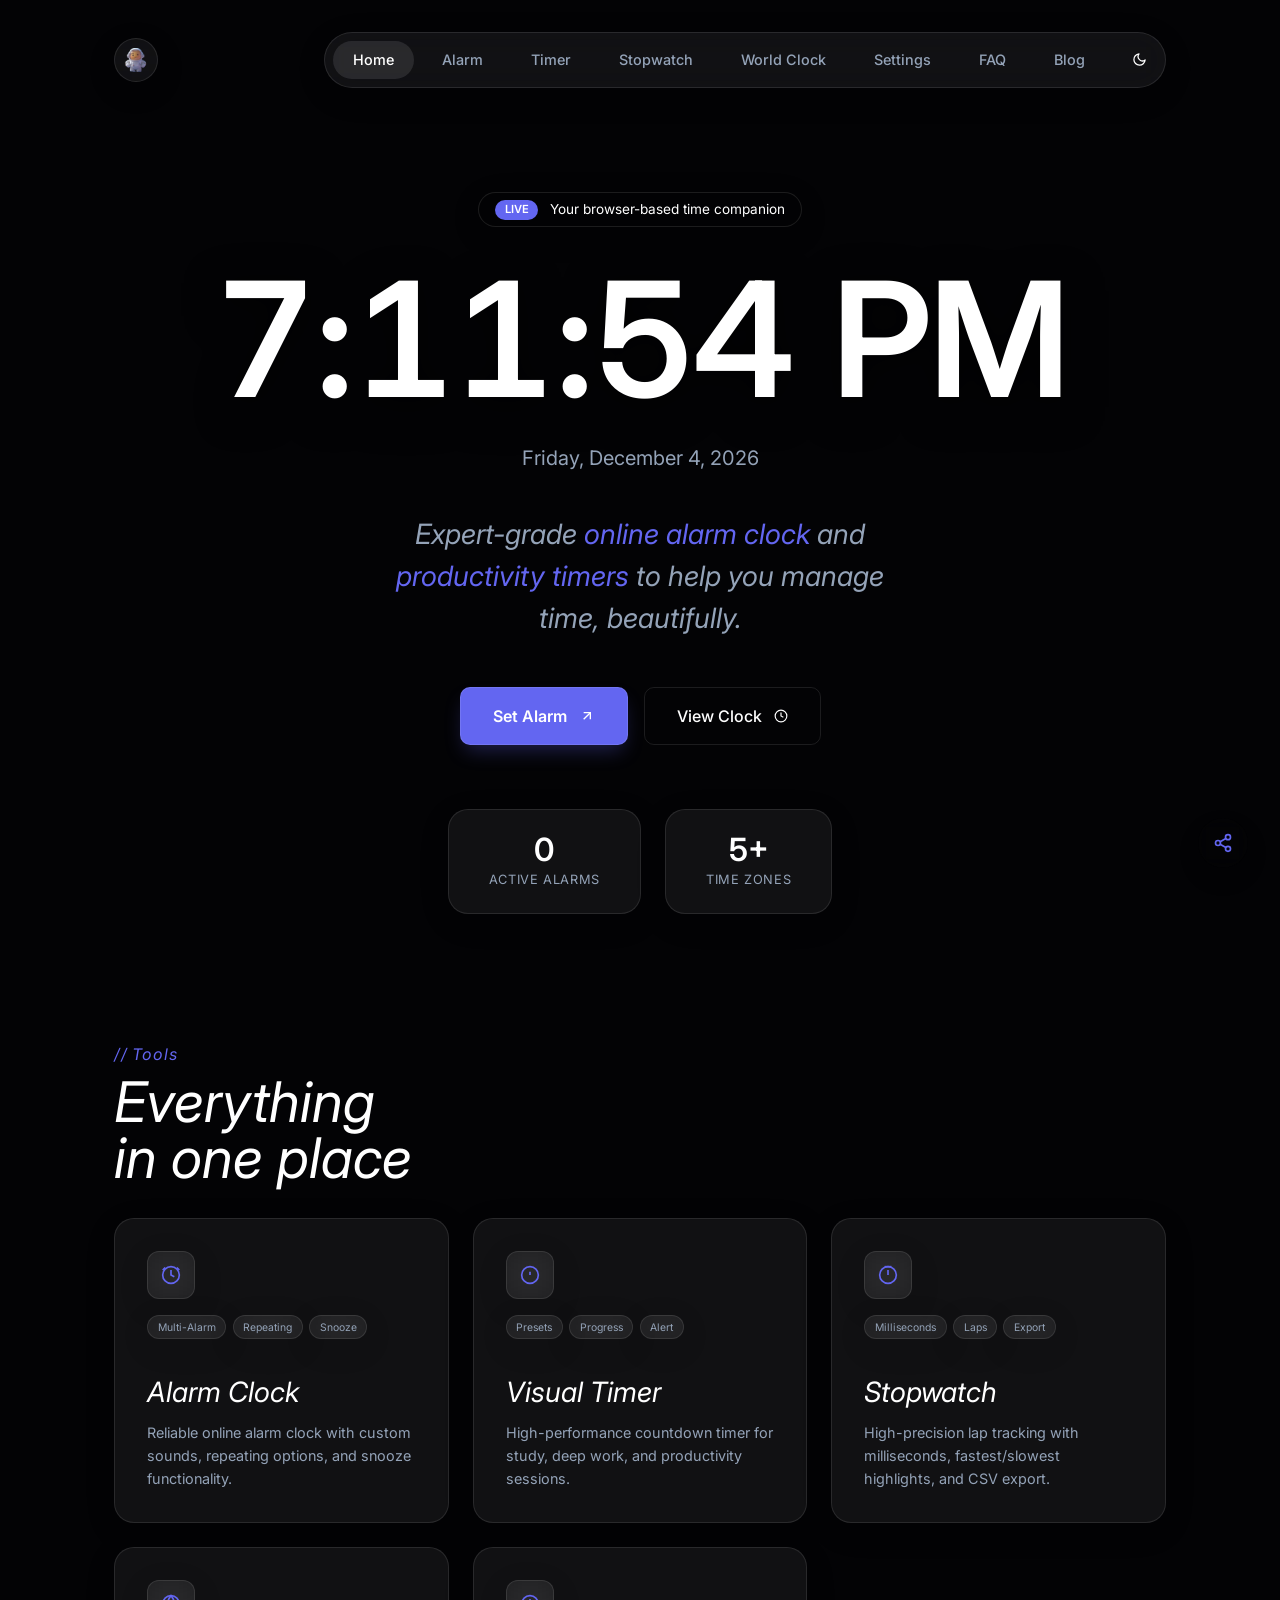
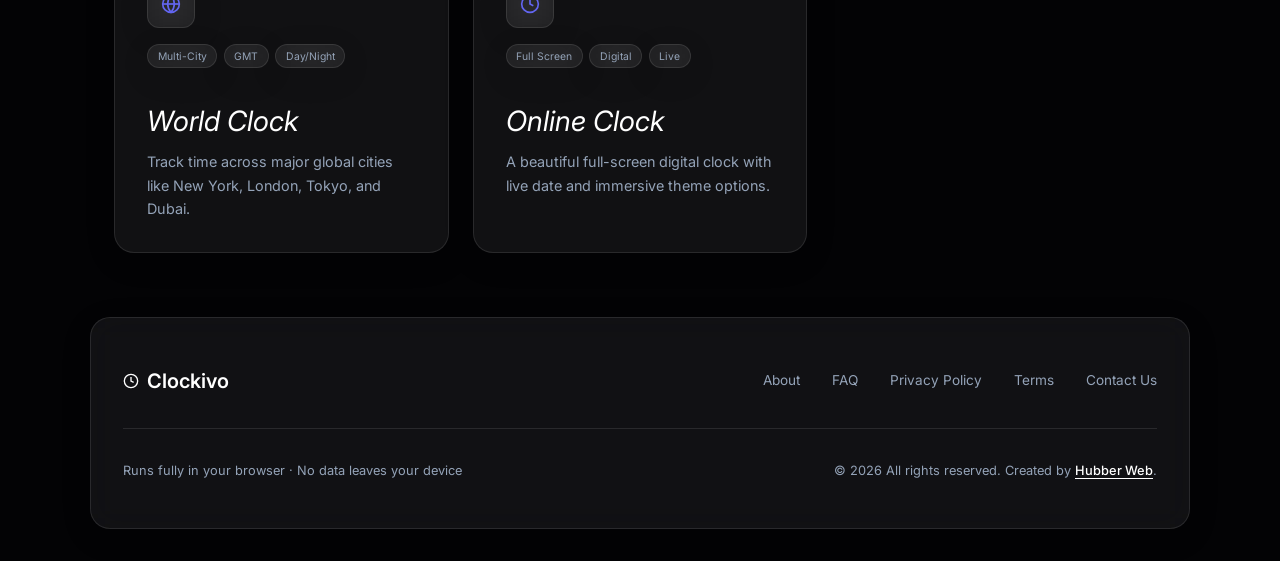
<file: index.html>
<!DOCTYPE html>
<html lang="en" data-theme="dark">

<head>
  <meta charset="UTF-8">
  <meta name="viewport" content="width=device-width, initial-scale=1.0, maximum-scale=5.0">
  <title>Clockivo — Premium Online Time Tools</title>
  <meta name="description"
    content="A comprehensive browser-based time utility suite featuring Alarm Clock, Countdown Timer, Stopwatch, and World Clock with a beautiful liquid-glass design.">
  <meta name="keywords" content="alarm clock, online timer, stopwatch, world clock, time management">
  <meta name="theme-color" content="#050508">
  <link rel="canonical" href="https://clockivo.com">

  <link rel="preconnect" href="https://fonts.googleapis.com">
  <link rel="preconnect" href="https://fonts.gstatic.com" crossorigin>
  <link rel="preconnect" href="https://ik.imagekit.io">
  <link href="https://fonts.googleapis.com/css2?family=Inter:wght@300;400;500;600;700&family=Outfit:wght@300;400;500;600;700&display=swap" rel="stylesheet">

  <!-- Icons & Branding -->
  <link rel="icon" type="image/png" href="assets/logo.png">
  <link rel="apple-touch-icon" href="assets/logo.png">
  <link rel="manifest" href="manifest.json">

  <!-- Social Metadata (Open Graph) -->
  <meta property="og:title" content="Clockivo - Premium Online Alarm, Timer & Stopwatch">
  <meta property="og:description" content="The ultimate zero-friction time tool suite. Free online alarm clock, visual timer, and precision stopwatch.">
  <meta property="og:image" content="assets/og-image.jpg">
  <meta property="og:url" content="https://clockivo.com">
  <meta property="og:type" content="website">
  <meta name="twitter:card" content="summary_large_image">

  <link rel="stylesheet" href="styles.css">

  <!-- Schema.org for Software Application (Google/Bing) -->
  <script type="application/ld+json">
  {
    "@context": "https://schema.org",
    "@type": "SoftwareApplication",
    "name": "Clockivo Online Alarm & Timer",
    "operatingSystem": "Web Browser",
    "applicationCategory": "UtilitiesApplication",
    "aggregateRating": {
      "@type": "AggregateRating",
      "ratingValue": "4.9",
      "ratingCount": "1250"
    },
    "offers": {
      "@type": "Offer",
      "price": "0",
      "priceCurrency": "USD"
    }
  }
  </script>

  <!-- FAQ Schema for SEO Rich Snippets -->
  <script type="application/ld+json">
  {
    "@context": "https://schema.org",
    "@type": "FAQPage",
    "mainEntity": [{
      "@type": "Question",
      "name": "Is Clockivo free to use?",
      "acceptedAnswer": {
        "@type": "Answer",
        "text": "Yes, Clockivo is a 100% free online time-tool suite including alarm clock, timer, stopwatch, and world clock."
      }
    }, {
      "@type": "Question",
      "name": "Does the online alarm work if the tab is closed?",
      "acceptedAnswer": {
        "@type": "Answer",
        "text": "No, you must keep the browser tab open for the alarm or timer to sound. However, your screen can be off as long as the computer is awake."
      }
    }]
  }
  </script>
  <!-- Floating Social Share -->
  <div class="share-container">
    <button class="share-trigger liquid-glass" aria-label="Share Clockivo">
      <svg width="20" height="20" viewBox="0 0 24 24" fill="none" stroke="currentColor" stroke-width="2" stroke-linecap="round" stroke-linejoin="round"><circle cx="18" cy="5" r="3"/><circle cx="6" cy="12" r="3"/><circle cx="18" cy="19" r="3"/><line x1="8.59" y1="13.51" x2="15.42" y2="17.49"/><line x1="15.41" y1="6.51" x2="8.59" y2="10.49"/></svg>
    </button>
    <div class="share-menu liquid-glass">
      <a href="https://twitter.com/intent/tweet?text=Clockivo is the ultimate zero-friction online alarm, timer, and stopwatch suite. Check it out!&url=https://clockivo.com" target="_blank" class="share-item" title="Share on X">
        <svg width="18" height="18" viewBox="0 0 24 24" fill="currentColor"><path d="M18.244 2.25h3.308l-7.227 8.26 8.502 11.24H16.17l-5.214-6.817L4.99 21.75H1.68l7.73-8.835L1.254 2.25H8.08l4.713 6.231zm-1.161 17.52h1.833L7.084 4.126H5.117z"/></svg>
      </a>
      <a href="https://www.reddit.com/submit?url=https://clockivo.com&title=Clockivo - Premium Online Alarm, Timer & Stopwatch Suite" target="_blank" class="share-item" title="Share on Reddit">
        <svg width="18" height="18" viewBox="0 0 24 24" fill="currentColor"><path d="M12 0A12 12 0 0 0 0 12a12 12 0 0 0 12 12 12 12 0 0 0 12-12A12 12 0 0 0 12 0zm5.01 4.744c.688 0 1.25.561 1.25 1.249a1.25 1.25 0 0 1-2.498.051l-2.597-.547-.8 3.747c1.824.07 3.48.632 4.674 1.488.308-.309.73-.491 1.207-.491.968 0 1.754.786 1.754 1.754 0 .716-.435 1.333-1.057 1.597.047.222.069.447.069.675 0 2.212-2.529 4.003-5.648 4.003-3.12 0-5.65-1.791-5.65-4.003 0-.228.022-.453.069-.675a1.75 1.75 0 0 1-1.057-1.597c0-.968.786-1.754 1.754-1.754.463 0 .89.182 1.207.491 1.207-.856 2.878-1.418 4.699-1.488l.887-4.148 3.22.676c.002-.007.006-.014.008-.021z"/></svg>
      </a>
      <button class="share-item" onclick="navigator.clipboard.writeText('Clockivo - Premium Online Alarm & Timer: https://clockivo.com'); alert('Link copied for sharing on Quora, YouTube or anywhere!')" title="Copy Link for YouTube/Quora">
        <svg width="18" height="18" viewBox="0 0 24 24" fill="none" stroke="currentColor" stroke-width="2" stroke-linecap="round" stroke-linejoin="round"><path d="M10 13a5 5 0 0 0 7.54.54l3-3a5 5 0 0 0-7.07-7.07l-1.72 1.71"/><path d="M14 11a5 5 0 0 0-7.54-.54l-3 3a5 5 0 0 0 7.07 7.07l1.71-1.71"/></svg>
      </button>
    </div>
  </div>

  <script src="app.js" defer></script>
</head>

<body>

  <header class="app-header">
    <a href="#home" class="logo-circle liquid-glass" aria-label="Home">
      <img src="assets/logo.png" alt="Clockivo Logo" style="width: 24px; height: 24px; object-fit: contain;" fetchpriority="high">
    </a>
    <nav class="main-nav liquid-glass">
      <a href="#home" class="nav-link active">Home</a>
      <a href="#alarm" class="nav-link">Alarm</a>
      <a href="#timer" class="nav-link">Timer</a>
      <a href="#stopwatch" class="nav-link">Stopwatch</a>
      <a href="#world-clock" class="nav-link">World Clock</a>
      <a href="#settings" class="nav-link">Settings</a>
      <a href="#faq" class="nav-link">FAQ</a>
      <a href="blog.html" class="nav-link">Blog</a>
      <button id="theme-toggle" class="nav-theme-btn" aria-label="Toggle theme">
        <svg id="ti-moon" width="15" height="15" viewBox="0 0 24 24" fill="none" stroke="currentColor" stroke-width="2"
          stroke-linecap="round" stroke-linejoin="round">
          <path d="M21 12.79A9 9 0 1 1 11.21 3 7 7 0 0 0 21 12.79z" />
        </svg>
        <svg id="ti-sun" width="15" height="15" viewBox="0 0 24 24" fill="none" stroke="currentColor" stroke-width="2"
          style="display:none">
          <circle cx="12" cy="12" r="5" />
          <line x1="12" y1="1" x2="12" y2="3" />
          <line x1="12" y1="21" x2="12" y2="23" />
          <line x1="4.22" y1="4.22" x2="5.64" y2="5.64" />
          <line x1="18.36" y1="18.36" x2="19.78" y2="19.78" />
          <line x1="1" y1="12" x2="3" y2="12" />
          <line x1="21" y1="12" x2="23" y2="12" />
          <line x1="4.22" y1="19.78" x2="5.64" y2="18.36" />
          <line x1="18.36" y1="5.64" x2="19.78" y2="4.22" />
        </svg>
      </button>
    </nav>
    <button id="mob-btn" class="logo-circle liquid-glass mob-only" aria-label="Menu">
      <svg width="18" height="18" viewBox="0 0 24 24" fill="none" stroke="currentColor" stroke-width="2">
        <line x1="3" y1="12" x2="21" y2="12" />
        <line x1="3" y1="6" x2="21" y2="6" />
        <line x1="3" y1="18" x2="21" y2="18" />
      </svg>
    </button>
    <div id="mob-drawer" class="mob-drawer" aria-hidden="true">
      <button id="mob-close" class="mob-close">✕</button>
      <a href="#home" class="mob-link">Home</a><a href="#alarm" class="mob-link">Alarm</a>
      <a href="#timer" class="mob-link">Timer</a><a href="#stopwatch" class="mob-link">Stopwatch</a>
      <a href="#clock" class="mob-link">Clock</a><a href="#world-clock" class="mob-link">World Clock</a>
      <a href="#settings" class="mob-link">Settings</a>
      <a href="#faq" class="mob-link">FAQ</a>
      <a href="blog.html" class="mob-link">Blog</a>
    </div>
  </header>

  <main id="app">

    <!-- HOME -->
    <section id="home" class="view-section active">
      <div class="hero">
        <video class="hero-video v-dark" autoplay muted loop playsinline preload="metadata">
          <source src="https://ik.imagekit.io/a57jpcchpv/hubber%20web/clock.com/night_video-ezgif.com-gif-maker.mp4"
            type="video/mp4">
        </video>
        <video class="hero-video v-light" autoplay muted loop playsinline preload="metadata">
          <source src="https://ik.imagekit.io/a57jpcchpv/hubber%20web/clock.com/day_video-gif-maker.mp4"
            type="video/mp4">
        </video>
        <div class="hero-badge liquid-glass anim" style="--d:.3s">
          <span class="chip">Live</span><span class="badge-txt">Your browser-based time companion</span>
        </div>
        <h1 class="hero-time anim" id="hero-time" style="--d:.5s">00:00:00</h1>
        <p class="hero-date anim" id="hero-date" style="--d:.65s">Loading…</p>
        <p class="tagline anim" style="--d:.75s">Expert-grade <a href="heavy-sleepers.html" style="color:var(--accent);">online alarm clock</a> and <a href="aesthetic-pomodoro-timer.html" style="color:var(--accent);">productivity timers</a> to help you manage time, beautifully.</p>
        <div class="hero-ctas anim" style="--d:.9s">
          <a href="#alarm" class="btn-primary liquid-glass-strong">Set Alarm <svg width="16" height="16"
              viewBox="0 0 24 24" fill="none" stroke="currentColor" stroke-width="2">
              <line x1="7" y1="17" x2="17" y2="7" />
              <polyline points="7 7 17 7 17 17" />
            </svg></a>
          <a href="#clock" class="btn-sec">View Clock <svg width="14" height="14" viewBox="0 0 24 24" fill="none"
              stroke="currentColor" stroke-width="2">
              <circle cx="12" cy="12" r="10" />
              <polyline points="12 6 12 12 16 14" />
            </svg></a>
        </div>
        <div class="stats-row anim" style="--d:1.1s">
          <div class="stat-card liquid-glass">
            <div class="stat-n" id="stat-alarms">0</div>
            <div class="stat-l">Active Alarms</div>
          </div>
          <div class="stat-card liquid-glass">
            <div class="stat-n">5+</div>
            <div class="stat-l">Time Zones</div>
          </div>
        </div>
      </div>
      <div class="tools-wrap anim" style="--d:1.2s">
        <p class="kicker">// Tools</p>
        <h2 class="sh">Everything<br>in one place</h2>
        <div class="card-grid">
          <a href="#alarm" class="tool-card liquid-glass">
            <div class="tc-top">
              <div class="t-icon liquid-glass"><svg width="20" height="20" viewBox="0 0 24 24" fill="none"
                  stroke="currentColor" stroke-width="2">
                  <circle cx="12" cy="12" r="10" />
                  <polyline points="12 6 12 12 16 14" />
                  <path d="M5 3L2 6M22 6l-3-3" />
                </svg></div>
              <div class="tc-tags"><span class="tag liquid-glass">Multi-Alarm</span><span
                  class="tag liquid-glass">Repeating</span><span class="tag liquid-glass">Snooze</span></div>
            </div>
            <div class="tc-bot">
              <h3>Alarm Clock</h3>
              <p>Reliable online alarm clock with custom sounds, repeating options, and snooze functionality.</p>
            </div>
          </a>
          <a href="#timer" class="tool-card liquid-glass">
            <div class="tc-top">
              <div class="t-icon liquid-glass"><svg width="20" height="20" viewBox="0 0 24 24" fill="none"
                  stroke="currentColor" stroke-width="2">
                  <circle cx="12" cy="12" r="10" />
                  <line x1="12" y1="8" x2="12" y2="12" />
                  <line x1="12" y1="16" x2="12.01" y2="16" />
                </svg></div>
              <div class="tc-tags"><span class="tag liquid-glass">Presets</span><span
                  class="tag liquid-glass">Progress</span><span class="tag liquid-glass">Alert</span></div>
            </div>
            <div class="tc-bot">
              <h3>Visual Timer</h3>
              <p>High-performance countdown timer for study, deep work, and productivity sessions.</p>
            </div>
          </a>
          <a href="#stopwatch" class="tool-card liquid-glass">
            <div class="tc-top">
              <div class="t-icon liquid-glass"><svg width="20" height="20" viewBox="0 0 24 24" fill="none"
                  stroke="currentColor" stroke-width="2">
                  <circle cx="12" cy="12" r="10" />
                  <polyline points="12 6 12 12" />
                  <path d="M8 2h8" />
                </svg></div>
              <div class="tc-tags"><span class="tag liquid-glass">Milliseconds</span><span
                  class="tag liquid-glass">Laps</span><span class="tag liquid-glass">Export</span></div>
            </div>
            <div class="tc-bot">
              <h3>Stopwatch</h3>
              <p>High-precision lap tracking with milliseconds, fastest/slowest highlights, and CSV export.</p>
            </div>
          </a>
          <a href="#world-clock" class="tool-card liquid-glass">
            <div class="tc-top">
              <div class="t-icon liquid-glass"><svg width="20" height="20" viewBox="0 0 24 24" fill="none"
                  stroke="currentColor" stroke-width="2">
                  <circle cx="12" cy="12" r="10" />
                  <line x1="2" y1="12" x2="22" y2="12" />
                  <path
                    d="M12 2a15.3 15.3 0 0 1 4 10 15.3 15.3 0 0 1-4 10 15.3 15.3 0 0 1-4-10 15.3 15.3 0 0 1 4-10z" />
                </svg></div>
              <div class="tc-tags"><span class="tag liquid-glass">Multi-City</span><span
                  class="tag liquid-glass">GMT</span><span class="tag liquid-glass">Day/Night</span></div>
            </div>
            <div class="tc-bot">
              <h3>World Clock</h3>
              <p>Track time across major global cities like New York, London, Tokyo, and Dubai.</p>
            </div>
          </a>
          <a href="#clock" class="tool-card liquid-glass">
            <div class="tc-top">
              <div class="t-icon liquid-glass"><svg width="20" height="20" viewBox="0 0 24 24" fill="none"
                  stroke="currentColor" stroke-width="2">
                  <circle cx="12" cy="12" r="10" />
                  <polyline points="12 6 12 12 16 14" />
                </svg></div>
              <div class="tc-tags"><span class="tag liquid-glass">Full Screen</span><span
                  class="tag liquid-glass">Digital</span><span class="tag liquid-glass">Live</span></div>
            </div>
            <div class="tc-bot">
              <h3>Online Clock</h3>
              <p>A beautiful full-screen digital clock with live date and immersive theme options.</p>
            </div>
          </a>
        </div>
      </div>
    </section>

    <!-- ALARM -->
    <section id="alarm" class="view-section">
      <div class="tool-header">
        <h2 class="sh">Clockivo Online Alarm Clock</h2>
        <p class="tagline">The most reliable wake-up tool for your browser. Perfect for <a href="sleep-hygiene.html" style="color:var(--accent);">optimizing your sleep hygiene</a>.</p>
      </div>
      <div class="alarm-layout">
        <div class="alarm-form liquid-glass">
          <h3 class="panel-title">New Alarm</h3>
          <div class="time-row">
            <input type="number" id="a-hour" min="1" max="12" value="7" class="t-field liquid-glass" aria-label="Hour">
            <span class="t-sep">:</span>
            <input type="number" id="a-min" min="0" max="59" value="0" class="t-field liquid-glass" aria-label="Minute">
            <div class="ampm-wrap" id="ampm">
              <button class="ampm-btn active" data-v="AM">AM</button>
              <button class="ampm-btn" data-v="PM">PM</button>
            </div>
          </div>
          <div class="fg"><label>Label</label><input type="text" id="a-label" placeholder="Morning alarm"
              class="fi liquid-glass"></div>
          <div class="fg"><label>Sound</label>
            <div class="sound-row">
              <select id="a-sound" class="fi liquid-glass">
                <option value="assets/sound/mixkit-alarm-tone-996.wav">Alarm Tone</option>
                <option value="assets/sound/mixkit-alert-alarm-1005.wav">Alert Alarm</option>
                <option value="assets/sound/mixkit-classic-alarm-995.wav">Classic Alarm</option>
                <option value="assets/sound/mixkit-digital-clock-digital-alarm-buzzer-992.wav">Digital Buzzer</option>
                <option value="assets/sound/mixkit-facility-alarm-sound-999.wav">Facility Alarm</option>
                <option value="assets/sound/mixkit-rooster-crowing-in-the-morning-2462.wav">Rooster Crow</option>
                <option value="assets/sound/mixkit-slot-machine-payout-alarm-1996.wav">Slot Machine Alarm</option>
                <option value="assets/sound/mixkit-street-public-alarm-997.wav">Street Alarm</option>
              </select>
              <button id="test-sound" class="btn-ghost liquid-glass">▶ Test</button>
            </div>
            <input type="range" id="a-vol" min="0" max="1" step="0.05" value="0.7" class="vol-slider">
          </div>
          <div class="fg"><label>Repeat</label>
            <div class="repeat-row" id="repeat-opts">
              <button class="r-btn active" data-v="once">Once</button>
              <button class="r-btn" data-v="daily">Daily</button>
              <button class="r-btn" data-v="weekdays">Weekdays</button>
              <button class="r-btn" data-v="weekends">Weekends</button>
              <button class="r-btn" data-v="custom">Custom</button>
            </div>
            <div class="day-picker" id="day-picker">
              <button class="day-btn" data-d="0">Su</button>
              <button class="day-btn" data-d="1">Mo</button>
              <button class="day-btn" data-d="2">Tu</button>
              <button class="day-btn" data-d="3">We</button>
              <button class="day-btn" data-d="4">Th</button>
              <button class="day-btn" data-d="5">Fr</button>
              <button class="day-btn" data-d="6">Sa</button>
            </div>
          </div>
          <div class="fg"><label>Quick Set</label>
            <div class="presets-grid">
              <button class="preset liquid-glass" data-h="6" data-m="0" data-p="AM">6:00 AM</button>
              <button class="preset liquid-glass" data-h="7" data-m="0" data-p="AM">7:00 AM</button>
              <button class="preset liquid-glass" data-h="8" data-m="0" data-p="AM">8:00 AM</button>
              <button class="preset liquid-glass" data-h="9" data-m="30" data-p="AM">9:30 AM</button>
              <button class="preset liquid-glass" data-h="12" data-m="0" data-p="PM">12:00 PM</button>
              <button class="preset liquid-glass" data-h="6" data-m="0" data-p="PM">6:00 PM</button>
            </div>
          </div>
          <div class="fg"><label>Snooze Duration</label>
            <div class="repeat-row">
              <button class="r-btn active" data-snooze="5">5 min</button>
              <button class="r-btn" data-snooze="10">10 min</button>
              <button class="r-btn" data-snooze="15">15 min</button>
            </div>
          </div>
          <button id="set-alarm-btn" class="btn-primary liquid-glass-strong full-w">Set Alarm <svg width="16"
              height="16" viewBox="0 0 24 24" fill="none" stroke="currentColor" stroke-width="2">
              <line x1="7" y1="17" x2="17" y2="7" />
              <polyline points="7 7 17 7 17 17" />
            </svg></button>
        </div>
        <div class="alarm-list-panel">
          <div class="panel-hdr">
            <h3 class="panel-title">Alarms</h3><span id="alarm-badge" class="badge liquid-glass">0</span>
          </div>
          <div id="alarm-list"></div>
          <div id="alarm-empty" class="empty-st"><span>⏰</span>
            <p>No alarms yet. Create one →</p>
          </div>
          <div class="alarm-video-box liquid-glass">
            <img src="https://ik.imagekit.io/a57jpcchpv/hubber%20web/clock.com/Astronaut_sleeping_on_202604261025-ezgif.com-optijpeg.jpg" alt="Sleeping Astronaut" loading="lazy">
          </div>
        </div>
      </div>
    </section>

    <!-- TIMER -->
    <section id="timer" class="view-section">
      <div class="tool-header">
        <h2 class="sh">Clockivo Online Timer</h2>
        <p class="tagline">An <a href="aesthetic-pomodoro-timer.html" style="color:var(--accent);">aesthetic focus timer</a> for classrooms, fitness, and professional productivity.</p>
      </div>
      <div class="timer-layout">
        <div class="timer-main-content">
          <div class="timer-ring-wrap liquid-glass">
            <svg class="t-ring-svg" viewBox="0 0 200 200">
              <circle cx="100" cy="100" r="88" class="ring-bg" />
              <circle cx="100" cy="100" r="88" class="ring-fg" id="timer-ring-fg" stroke-dasharray="553"
                stroke-dashoffset="0" />
            </svg>
            <div class="t-ring-inner">
              <div class="t-ring-time" id="timer-disp">00:00:00</div>
              <div class="t-ring-end" id="timer-end"></div>
              <div class="t-ring-lbl" id="timer-lbl-disp"></div>
            </div>
          </div>
          <div class="timer-controls">
            <div class="presets-grid">
              <button class="preset liquid-glass" data-s="60">1m</button>
              <button class="preset liquid-glass" data-s="300">5m</button>
              <button class="preset liquid-glass" data-s="600">10m</button>
              <button class="preset liquid-glass" data-s="900">15m</button>
              <button class="preset liquid-glass" data-s="1500">25m</button>
              <button class="preset liquid-glass" data-s="1800">30m</button>
              <button class="preset liquid-glass" data-s="2700">45m</button>
              <button class="preset liquid-glass" data-s="3600">1h</button>
            </div>
            <div class="timer-custom liquid-glass">
              <input type="number" id="t-h" min="0" max="23" value="0" placeholder="00" aria-label="Hours"><span>h</span>
              <input type="number" id="t-m" min="0" max="59" value="5" placeholder="00"
                aria-label="Minutes"><span>m</span>
              <input type="number" id="t-s" min="0" max="59" value="0" placeholder="00"
                aria-label="Seconds"><span>s</span>
            </div>
            <input type="text" id="t-label" placeholder="Timer label (optional)" class="fi liquid-glass">
            <div class="btn-row">
              <button id="t-start" class="btn-primary liquid-glass-strong">Start</button>
              <button id="t-pause" class="btn-ghost liquid-glass" disabled>Pause</button>
              <button id="t-reset" class="btn-ghost liquid-glass">Reset</button>
            </div>
          </div>
        </div>
        <div class="timer-visual-box liquid-glass">
          <img src="https://ik.imagekit.io/a57jpcchpv/hubber%20web/clock.com/Astronaut_night%20timer-optijpeg.jpg" alt="Timer Visual" loading="lazy">
        </div>
      </div>
    </section>

    <!-- STOPWATCH -->
    <section id="stopwatch" class="view-section">
      <div class="mod-hdr">
        <p class="kicker">// Stopwatch</p>
        <h2 class="sh">Measure<br>every moment</h2>
      </div>
      <div class="sw-layout">
        <div class="sw-main-content">
          <div class="sw-disp liquid-glass">
            <div class="sw-time" id="sw-time">00:00:00<span class="sw-ms">.000</span></div>
          </div>
          <div class="btn-row">
            <button id="sw-start" class="btn-primary liquid-glass-strong">Start</button>
            <button id="sw-lap" class="btn-ghost liquid-glass" disabled>Lap</button>
            <button id="sw-reset" class="btn-ghost liquid-glass">Reset</button>
          </div>
          <div id="sw-laps-panel" class="sw-laps-panel" style="display:none">
            <div class="panel-hdr">
              <span class="panel-title">Laps</span>
              <div class="panel-acts">
                <button id="sw-export" class="btn-ghost liquid-glass">Export CSV</button>
                <button id="sw-clear-laps" class="btn-ghost liquid-glass">Clear</button>
              </div>
            </div>
            <div id="sw-laps"></div>
          </div>
        </div>
        <div class="sw-visual-box liquid-glass">
          <img src="https://ik.imagekit.io/a57jpcchpv/hubber%20web/clock.com/Astronaut%20day%20timer.jpg" alt="Stopwatch Visual" loading="lazy">
        </div>
      </div>
    </section>

    <!-- CLOCK -->
    <section id="clock" class="view-section">
      <div class="clock-wrap">
        <button id="fs-btn" class="btn-ghost liquid-glass fs-btn" aria-label="Fullscreen">
          <svg width="16" height="16" viewBox="0 0 24 24" fill="none" stroke="currentColor" stroke-width="2">
            <path d="M8 3H5a2 2 0 0 0-2 2v3m18 0V5a2 2 0 0 0-2-2h-3m0 18h3a2 2 0 0 0 2-2v-3M3 16v3a2 2 0 0 0 2 2h3" />
          </svg> Fullscreen
        </button>
        <p class="kicker">// Digital Clock</p>
        <div class="clk-main" id="clk-time">00:00:00</div>
        <p class="clk-date" id="clk-date">Loading…</p>
        <div class="clk-controls">
          <label class="tog liquid-glass"><input type="checkbox" id="fmt24"><span class="tog-track"><span
                class="tog-thumb"></span></span>24-Hour</label>
          <label class="tog liquid-glass"><input type="checkbox" id="show-sec" checked><span class="tog-track"><span
                class="tog-thumb"></span></span>Seconds</label>
        </div>
      </div>
    </section>


    <!-- WORLD CLOCK -->
    <section id="world-clock" class="view-section">
      <div class="tool-header">
        <h2 class="sh">Clockivo World Clock</h2>
        <p class="tagline">The essential <a href="time-zone-management.html" style="color:var(--accent);">world clock for remote teams</a> to manage global time zones easily.</p>
      </div>
      <div class="wc-layout">
        <div class="wc-search-wrap liquid-glass">
          <svg width="16" height="16" viewBox="0 0 24 24" fill="none" stroke="currentColor" stroke-width="2">
            <circle cx="11" cy="11" r="8" />
            <line x1="21" y1="21" x2="16.65" y2="16.65" />
          </svg>
          <input type="text" id="wc-search" placeholder="Search city or timezone…" autocomplete="off">
          <div id="wc-suggestions" class="wc-sugg"></div>
        </div>
        <div id="wc-grid" class="wc-grid"></div>
      </div>
    </section>

    <!-- CITY VIEW -->
    <section id="city-view" class="view-section">
      <div class="mod-hdr">
        <button class="btn-ghost liquid-glass back-btn" onclick="switchView('world-clock')">
          <svg width="20" height="20" viewBox="0 0 24 24" fill="none" stroke="currentColor" stroke-width="2"
            style="margin-right:8px;">
            <line x1="19" y1="12" x2="5" y2="12" />
            <polyline points="12 19 5 12 12 5" />
          </svg>
          Back
        </button>
      </div>
      <div class="cv-layout">
        <div class="cv-card liquid-glass">
          <p id="cv-loc" class="kicker">// City Name</p>
          <h1 id="cv-time" class="cv-time">00:00:00</h1>
          <p id="cv-date" class="cv-date">Date</p>
          <div id="cv-info" class="cv-info-grid">
            <div class="cv-info-item"><span>Timezone</span>
              <p id="cv-tz">-</p>
            </div>
            <div class="cv-info-item"><span>Offset</span>
              <p id="cv-off">-</p>
            </div>
          </div>
        </div>
      </div>
    </section>

    <!-- SETTINGS -->
    <section id="settings" class="view-section">
        <div class="settings-group liquid-glass">
          <h3 class="sg-title">Alarm Defaults</h3>
          <div class="sr"><span>Default Sound</span><select id="s-sound" class="fi liquid-glass">
              <option value="assets/sound/mixkit-alarm-tone-996.wav">Alarm Tone</option>
              <option value="assets/sound/mixkit-alert-alarm-1005.wav">Alert Alarm</option>
              <option value="assets/sound/mixkit-classic-alarm-995.wav">Classic Alarm</option>
              <option value="assets/sound/mixkit-digital-clock-digital-alarm-buzzer-992.wav">Digital Buzzer</option>
              <option value="assets/sound/mixkit-facility-alarm-sound-999.wav">Facility Alarm</option>
              <option value="assets/sound/mixkit-rooster-crowing-in-the-morning-2462.wav">Rooster Crow</option>
              <option value="assets/sound/mixkit-slot-machine-payout-alarm-1996.wav">Slot Machine Alarm</option>
              <option value="assets/sound/mixkit-street-public-alarm-997.wav">Street Alarm</option>
            </select></div>
          <div class="sr"><span>Default Snooze</span>
            <div class="seg-ctrl"><button class="seg active" data-snooze="5">5m</button><button class="seg"
                data-snooze="10">10m</button><button class="seg" data-snooze="15">15m</button></div>
          </div>
        </div>
        <div class="settings-group liquid-glass">
          <h3 class="sg-title">Notifications</h3>
          <div class="sr"><span>Browser Notifications</span><button id="notif-btn"
              class="btn-ghost liquid-glass">Request Permission</button></div>
          <p id="notif-status" class="sg-note"></p>
        </div>
        <div class="settings-group liquid-glass">
          <h3 class="sg-title">Data</h3>
          <div class="sr"><span>Clear all data</span><button id="clear-data-btn"
              class="btn-ghost liquid-glass danger">Clear All</button></div>
        </div>
      </div>
    </section>

    <!-- FAQ -->
    <section id="faq" class="view-section">
      <div class="container">
        <div class="mod-hdr">
          <p class="kicker">// Help</p>
          <h2 class="sh">Frequently Asked Questions</h2>
        </div>
        <div class="faq-layout">
          <div class="faq-item liquid-glass">
            <div class="faq-q">
              <span>What is Clockivo?</span>
              <i class="ti ti-chevron-down"></i>
            </div>
            <div class="faq-a">
              <p>Clockivo is a premium, browser-based time utility suite designed with a liquid-glass aesthetic. It combines Alarms, Timers, Stopwatch, and World Clock in one sleek interface.</p>
            </div>
          </div>

          <div class="faq-item liquid-glass">
            <div class="faq-q">
              <span>Will the alarm ring if I close the tab?</span>
              <i class="ti ti-chevron-down"></i>
            </div>
            <div class="faq-a">
              <p>No. Due to browser security limitations, the website must be open in a tab to trigger alarms. However, it can run perfectly in the background or on a minimized window.</p>
            </div>
          </div>

          <div class="faq-item liquid-glass">
            <div class="faq-q">
              <span>Is my data private and secure?</span>
              <i class="ti ti-chevron-down"></i>
            </div>
            <div class="faq-a">
              <p>Yes. All your alarms, settings, and world clocks are stored locally on your device using browser Storage. No data is ever sent to any server.</p>
            </div>
          </div>

          <div class="faq-item liquid-glass">
            <div class="faq-q">
              <span>How do I export my Stopwatch laps?</span>
              <i class="ti ti-chevron-down"></i>
            </div>
            <div class="faq-a">
              <p>In the Stopwatch section, once you have recorded laps, a "Export CSV" button will appear in the Laps panel. Click it to download your data in a spreadsheet-friendly format.</p>
            </div>
          </div>

          <div class="faq-item liquid-glass">
            <div class="faq-q">
              <span>Can I customize the theme?</span>
              <i class="ti ti-chevron-down"></i>
            </div>
            <div class="faq-a">
              <p>Yes, you can switch between Light and Dark modes in the Settings section. The "Auto" mode follows your system's preferences automatically.</p>
            </div>
          </div>
        </div>
      </div>
    </section>

    <!-- ABOUT -->
    <section id="about" class="view-section">
      <div class="mod-hdr">
        <p class="kicker">// About</p>
        <h2 class="sh">About<br>Clockivo</h2>
      </div>
      <div class="content-card liquid-glass">
        <p style="text-align: left; line-height: 1.6; color: var(--text-muted); margin-bottom: 1rem;">Clockivo is a
          premium, high-performance time utility suite designed to operate entirely within your browser. Without relying
          on external servers, it ensures your alarms, timers, and stopwatches remain precise, private, and fast.</p>
        <p style="text-align: left; line-height: 1.6; color: var(--text-muted);">Built with an elegant liquid-glass
          aesthetic, Clockivo proves that utility tools can be both deeply functional and beautifully designed.</p>
      </div>
    </section>

    <!-- 404 -->
    <section id="not-found" class="view-section">
      <div class="nf-layout">
        <div class="nf-bg"
          style="background-image: url('https://ik.imagekit.io/a57jpcchpv/hubber%20web/clock.com/404_written_in_202604261020-ezgif.com-optijpeg.jpg')">
        </div>
        <div class="nf-content anim">
          <p class="nf-desc">Lost in time? The page you're looking for doesn't exist.</p>
          <a href="#home" class="btn-primary liquid-glass-strong">Return Home</a>
        </div>
      </div>
    </section>

    <!-- PRIVACY POLICY -->
    <section id="privacy" class="view-section">
      <div class="mod-hdr">
        <p class="kicker">// Privacy</p>
        <h2 class="sh">Privacy<br>Policy</h2>
      </div>
      <div class="content-card liquid-glass" style="text-align: left;">
        <h3
          style="margin-bottom:1rem; font-family: var(--font-heading); font-size:1.5rem; font-style: italic; font-weight: 400;">
          Your Data Stays Yours</h3>
        <p style="line-height: 1.6; color: var(--text-muted); margin-bottom: 1rem;">At Clockivo, we value your privacy
          above all else. Our application is designed as a zero-backend architecture. This means:</p>
        <ul
          style="list-style:disc; margin-left: 1.5rem; color: var(--text-muted); line-height: 1.6; margin-bottom:1rem;">
          <li>We do not collect, store, or sell any personal data.</li>
          <li>All your alarms, settings, and timers are saved locally on your device using your browser's localStorage.
          </li>
          <li>No analytical tracking or intrusive cookies are deployed.</li>
        </ul>
        <p style="line-height: 1.6; color: var(--text-muted);">For any inquiries regarding privacy, please contact us
          directly.</p>
      </div>
    </section>

    <!-- TERMS OF SERVICE -->
    <section id="terms" class="view-section">
      <div class="mod-hdr">
        <p class="kicker">// Terms</p>
        <h2 class="sh">Terms of<br>Service</h2>
      </div>
      <div class="content-card liquid-glass" style="text-align: left;">
        <p style="line-height: 1.6; color: var(--text-muted); margin-bottom: 1rem;">By accessing and using Clockivo, you
          accept and agree to be bound by the terms and provision of this agreement. Furthermore, when using this
          application, you shall be subject to any posted guidelines or rules applicable to such services.</p>
        <p style="line-height: 1.6; color: var(--text-muted); margin-bottom: 1rem;">Clockivo is provided "as is" without
          warranty of any kind, either express or implied. We do not guarantee uninterrupted functionality, especially
          if browser cache is cleared or device power is lost.</p>
      </div>
    </section>

  </main>

  <!-- ALARM RINGING MODAL -->
  <div id="alarm-modal" class="a-modal" aria-hidden="true" role="alertdialog">
    <div class="a-modal-card liquid-glass-strong">
      <button onclick="stopRingingAlarm()" class="mob-close" aria-label="Close"
        style="position: absolute; top: 15px; right: 15px; background: transparent; border: none; color: var(--text-muted); font-size: 1.5rem; cursor: pointer;">✕</button>
      <div class="a-ring-icon">🔔</div>
      <h2 id="modal-label">Alarm</h2>
      <p id="modal-time" class="modal-time">7:00 AM</p>

      <div class="ring-settings" style="margin: 1.5rem 0; text-align: left;">
        <div class="sound-row" style="display: flex; gap: 0.5rem; margin-bottom: 0.5rem;">
          <select id="modal-a-sound" class="fi liquid-glass" style="flex: 1;" onchange="changeRingSound(this.value)">
            <option value="assets/sound/mixkit-alarm-tone-996.wav">Alarm Tone</option>
            <option value="assets/sound/mixkit-alert-alarm-1005.wav">Alert Alarm</option>
            <option value="assets/sound/mixkit-classic-alarm-995.wav">Classic Alarm</option>
            <option value="assets/sound/mixkit-digital-clock-digital-alarm-buzzer-992.wav">Digital Buzzer</option>
            <option value="assets/sound/mixkit-facility-alarm-sound-999.wav">Facility Alarm</option>
            <option value="assets/sound/mixkit-rooster-crowing-in-the-morning-2462.wav">Rooster Crow</option>
            <option value="assets/sound/mixkit-slot-machine-payout-alarm-1996.wav">Slot Machine Alarm</option>
            <option value="assets/sound/mixkit-street-public-alarm-997.wav">Street Alarm</option>
          </select>
          <button id="modal-a-mute" class="btn-ghost liquid-glass" style="padding: 0 0.8rem;"
            onclick="toggleRingMute()">🔊</button>
        </div>
        <input type="range" id="modal-a-vol" min="0" max="1" step="0.05" value="1.0" class="vol-slider"
          style="width: 100%;" oninput="changeRingVol(this.value)">
      </div>

      <div class="modal-snooze">
        <button class="snooze-btn liquid-glass" data-min="5">Snooze 5m</button>
        <button class="snooze-btn liquid-glass" data-min="10">Snooze 10m</button>
        <button class="snooze-btn liquid-glass" data-min="15">Snooze 15m</button>
      </div>
      <button id="stop-alarm-btn" class="btn-primary liquid-glass-strong full-w" onclick="stopRingingAlarm()">Stop
        Alarm</button>
    </div>
  </div>

  <!-- TIMER DONE MODAL -->
  <div id="timer-modal" class="a-modal" aria-hidden="true" role="alertdialog">
    <div class="a-modal-card liquid-glass-strong">
      <button onclick="stopTimerRing()" class="mob-close" aria-label="Close"
        style="position: absolute; top: 15px; right: 15px; background: transparent; border: none; color: var(--text-muted); font-size: 1.5rem; cursor: pointer;">✕</button>
      <div class="a-ring-icon">⏱</div>
      <h2>Time's up!</h2>
      <p id="t-modal-lbl" class="modal-time">Timer</p>

      <div class="ring-settings" style="margin: 1.5rem 0; text-align: left;">
        <div class="sound-row" style="display: flex; gap: 0.5rem; margin-bottom: 0.5rem;">
          <select id="modal-t-sound" class="fi liquid-glass" style="flex: 1;" onchange="changeRingSound(this.value)">
            <option value="assets/sound/mixkit-alarm-tone-996.wav">Alarm Tone</option>
            <option value="assets/sound/mixkit-alert-alarm-1005.wav">Alert Alarm</option>
            <option value="assets/sound/mixkit-classic-alarm-995.wav">Classic Alarm</option>
            <option value="assets/sound/mixkit-digital-clock-digital-alarm-buzzer-992.wav">Digital Buzzer</option>
            <option value="assets/sound/mixkit-facility-alarm-sound-999.wav">Facility Alarm</option>
            <option value="assets/sound/mixkit-rooster-crowing-in-the-morning-2462.wav">Rooster Crow</option>
            <option value="assets/sound/mixkit-slot-machine-payout-alarm-1996.wav">Slot Machine Alarm</option>
            <option value="assets/sound/mixkit-street-public-alarm-997.wav">Street Alarm</option>
          </select>
          <button id="modal-t-mute" class="btn-ghost liquid-glass" style="padding: 0 0.8rem;"
            onclick="toggleRingMute()">🔊</button>
        </div>
        <input type="range" id="modal-t-vol" min="0" max="1" step="0.05" value="1.0" class="vol-slider"
          style="width: 100%;" oninput="changeRingVol(this.value)">
      </div>

      <button id="t-modal-close" class="btn-primary liquid-glass-strong full-w" onclick="stopTimerRing()">Done</button>
    </div>
  </div>

  <!-- TOAST -->
  <div id="toast-wrap" class="toast-wrap" aria-live="polite"></div>

  <footer class="app-footer">
    <div class="footer-inner liquid-glass">
      <div class="foot-top">
        <div class="foot-brand">
          <svg width="16" height="16" viewBox="0 0 24 24" fill="none" stroke="currentColor" stroke-width="2">
            <circle cx="12" cy="12" r="10" />
            <polyline points="12 6 12 12 16 14" />
          </svg>
          Clockivo
        </div>
        <div class="foot-links">
          <a href="#about">About</a>
          <a href="#faq">FAQ</a>
          <a href="#privacy">Privacy Policy</a>
          <a href="#terms">Terms</a>
          <a href="https://www.newaihubber.com/about" target="_blank" rel="noopener noreferrer">Contact Us</a>
        </div>
      </div>
      <div class="foot-bottom">
        <p class="foot-note">Runs fully in your browser · No data leaves your device</p>
        <p class="foot-copy">&copy; <span id="yr"></span> All rights reserved. Created by <a
            href="https://www.newaihubber.com/" target="_blank" rel="noopener noreferrer">Hubber Web</a>.</p>
      </div>
    </div>
  </footer>

</body>

</html>
</file>
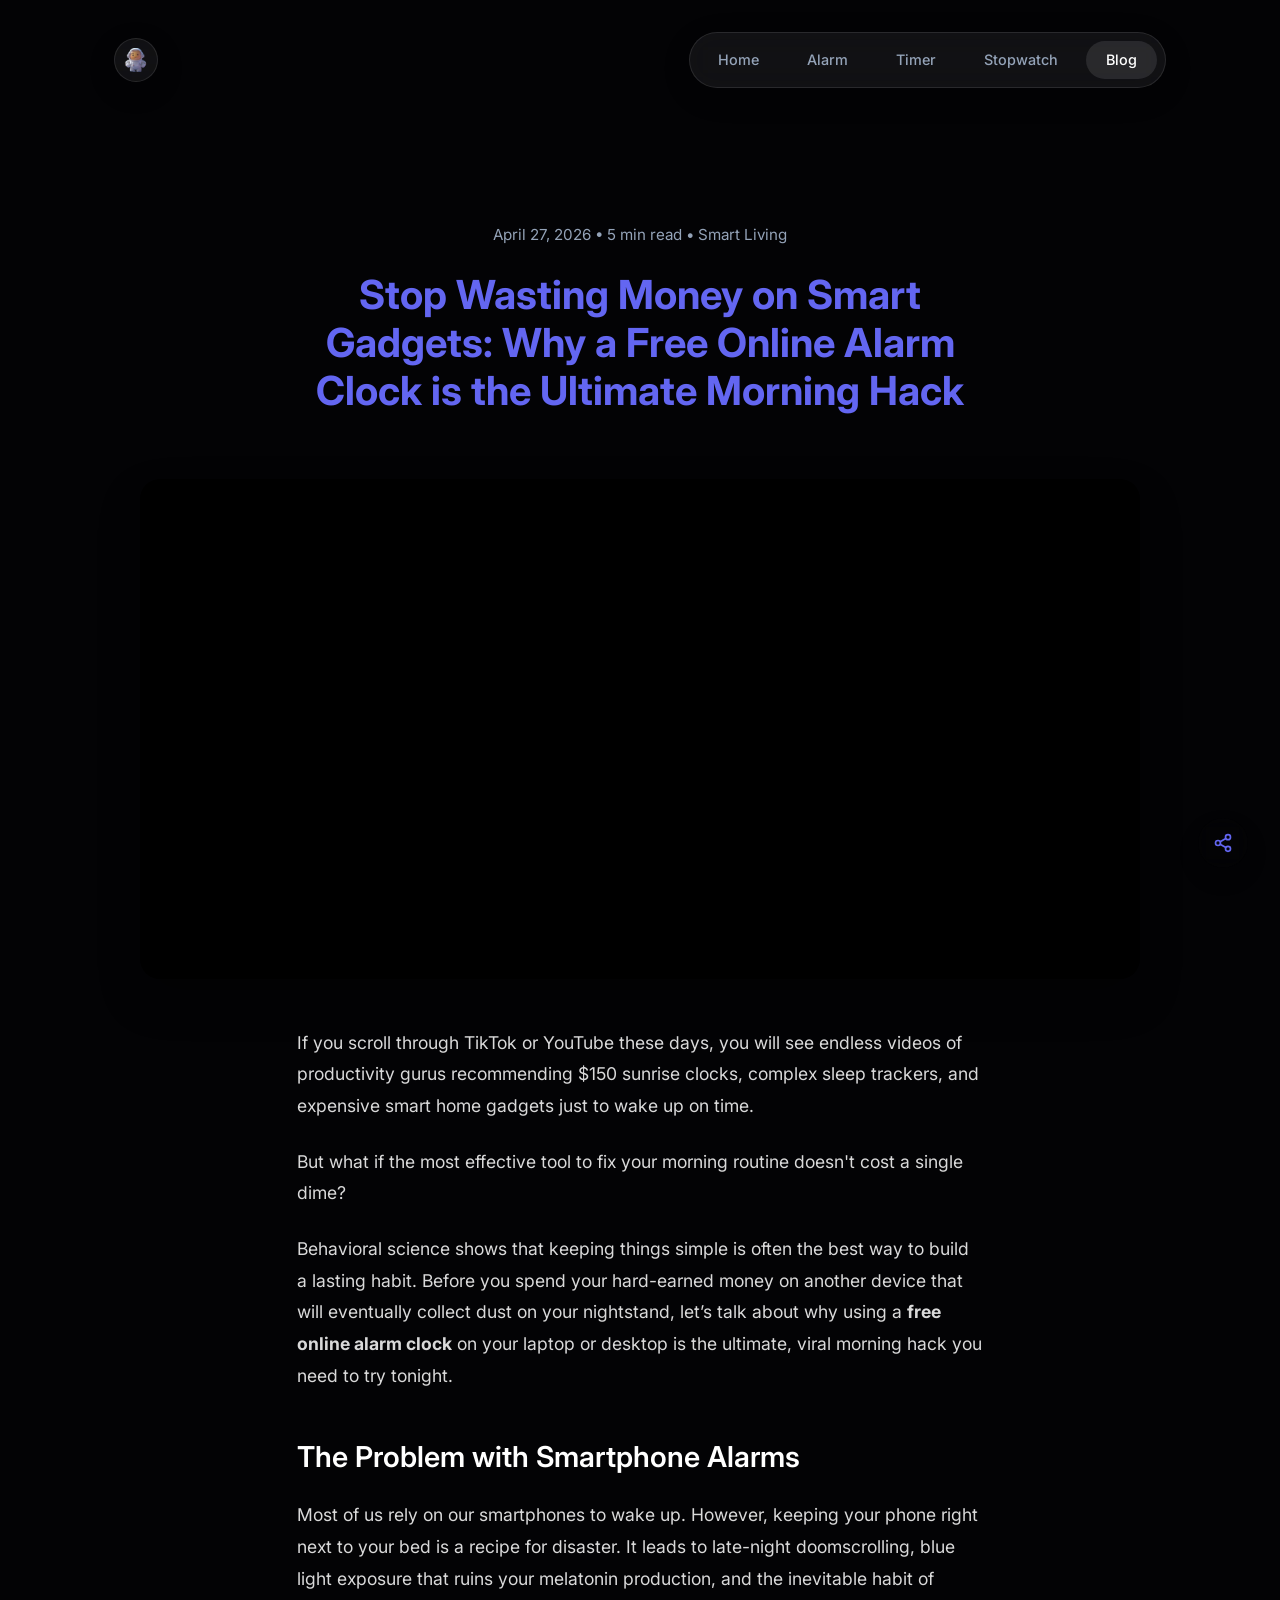
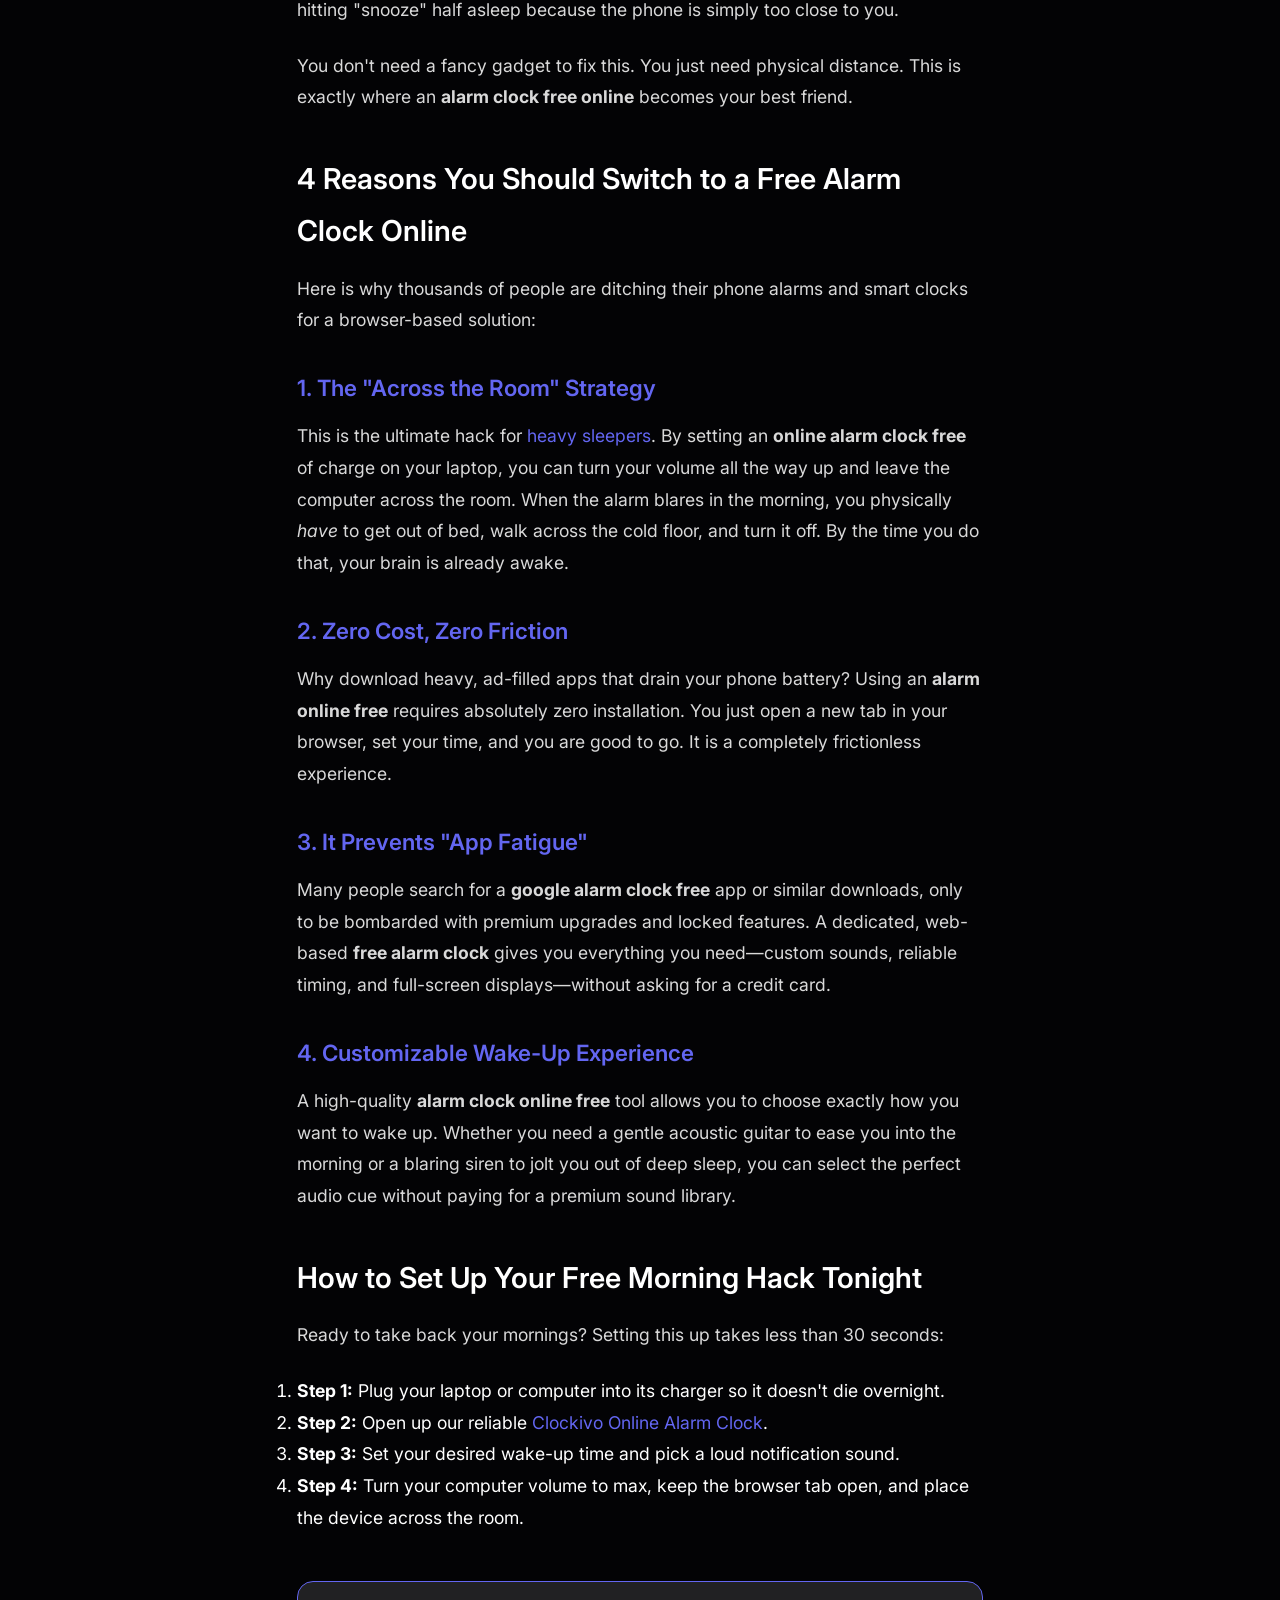
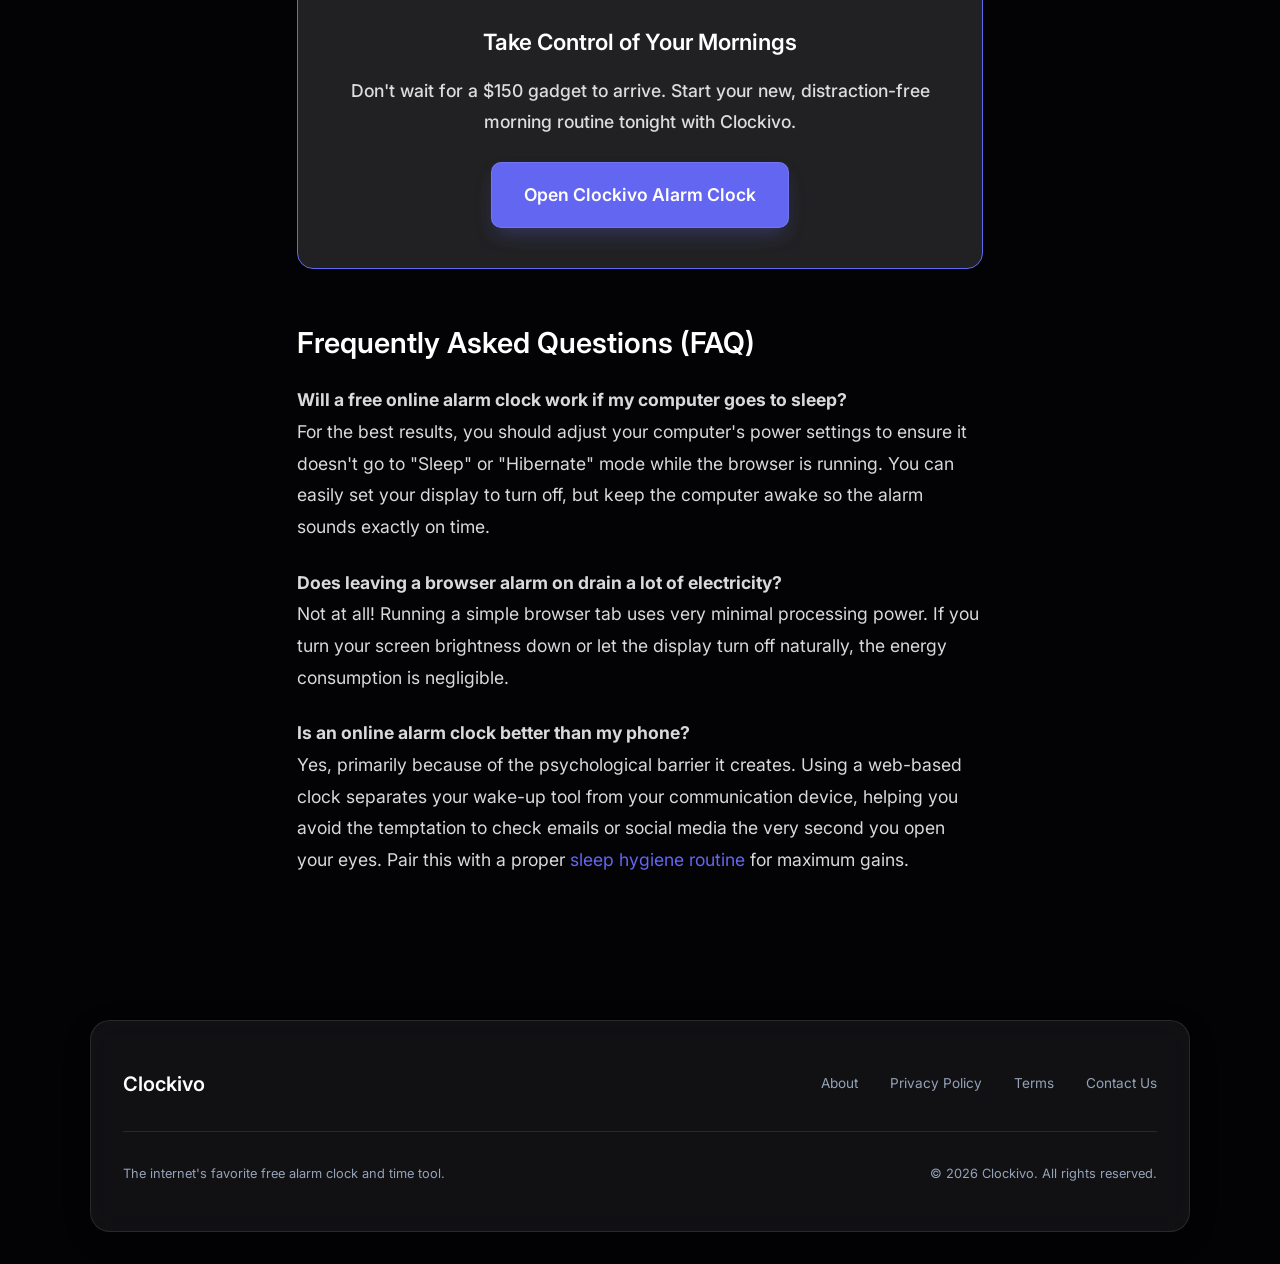
<file: free-online-alarm-morning-hack.html>
<!DOCTYPE html>
<html lang="en" data-theme="dark">

<head>
  <meta charset="UTF-8">
  <meta name="viewport" content="width=device-width, initial-scale=1.0, maximum-scale=5.0">
  
  <!-- SEO Keywords and Description -->
  <title>Stop Wasting Money: Free Online Alarm Clock Morning Hack | Clockivo Blog</title>
  <meta name="description" content="Discover why a free online alarm clock is the ultimate morning hack for heavy sleepers and how to avoid expensive smart gadgets with Clockivo.">
  <meta name="keywords" content="free online alarm clock, alarm clock free online, morning hack, heavy sleepers, alarm online free, Clockivo, sleep hygiene, sunrise clock alternative">
  <link rel="canonical" href="https://clockivo.com/free-online-alarm-morning-hack.html">

  <!-- Open Graph for Social Sharing -->
  <meta property="og:title" content="Stop Wasting Money on Smart Gadgets: Why a Free Online Alarm Clock is the Ultimate Morning Hack">
  <meta property="og:description" content="Ditch the $150 sunrise clocks. Learn the viral morning hack that costs zero dollars.">
  <meta property="og:image" content="assets/og-image.jpg">
  <meta property="og:type" content="article">
  <meta name="theme-color" content="#050508">

  <link rel="preconnect" href="https://fonts.googleapis.com">
  <link rel="preconnect" href="https://fonts.gstatic.com" crossorigin>
  <link href="https://fonts.googleapis.com/css2?family=Inter:wght@300;400;500;600;700&display=swap" rel="stylesheet">

  <!-- Icons & Branding -->
  <link rel="icon" type="image/png" href="assets/logo.png">
  <link rel="apple-touch-icon" href="assets/logo.png">
  <link rel="manifest" href="manifest.json">

  <link rel="stylesheet" href="styles.css">
  <style>
    .article-header {
      text-align: center;
      padding: 6rem 2rem 2rem;
      max-width: 800px;
      margin: 0 auto;
    }
    .article-meta {
      color: var(--text-muted);
      font-size: 0.95rem;
      margin-bottom: 1.5rem;
    }
    .article-title {
      font-size: 2.5rem;
      font-weight: 700;
      line-height: 1.2;
      color: var(--accent);
      margin-bottom: 2rem;
    }
    .hero-video-container {
      width: 100%;
      max-width: 1000px;
      margin: 0 auto 3rem;
      border-radius: var(--radius-card);
      overflow: hidden;
      box-shadow: 0 20px 40px rgba(0,0,0,0.3);
      background: #000;
    }
    .article-hero-video {
      width: 100%;
      height: auto;
      display: block;
    }
    .article-content {
      max-width: 750px;
      margin: 0 auto 5rem;
      padding: 0 2rem;
      color: var(--text);
      line-height: 1.8;
      font-size: 1.1rem;
    }
    .article-content h2 {
      font-size: 1.8rem;
      color: var(--text);
      margin: 2.5rem 0 1rem;
      font-weight: 600;
    }
    .article-content h3 {
      font-size: 1.4rem;
      color: var(--accent);
      margin: 2rem 0 0.75rem;
      font-weight: 600;
    }
    .article-content p {
      margin-bottom: 1.5rem;
      color: rgba(255, 255, 255, 0.85);
    }
    .cta-box {
      background: var(--glass-strong);
      border: 1px solid var(--accent);
      padding: 2.5rem;
      border-radius: 16px;
      margin: 3rem 0;
      text-align: center;
      backdrop-filter: blur(10px);
    }
    .cta-box h3 { margin-top: 0; color: #fff; }
    .cta-box p { margin-bottom: 1.5rem; font-weight: 500; }
  </style>
</head>

<body>
  <header class="app-header">
    <a href="index.html#home" class="logo-circle liquid-glass" aria-label="Home">
      <img src="assets/logo.png" alt="Clockivo Logo" style="width: 24px; height: 24px; object-fit: contain;">
    </a>
    <nav class="main-nav liquid-glass">
      <a href="index.html#home" class="nav-link">Home</a>
      <a href="index.html#alarm" class="nav-link">Alarm</a>
      <a href="index.html#timer" class="nav-link">Timer</a>
      <a href="index.html#stopwatch" class="nav-link">Stopwatch</a>
      <a href="blog.html" class="nav-link active">Blog</a>
    </nav>
  </header>

  <main id="app">
    <article class="view-section active" style="display:block;">
      <div class="article-header">
        <div class="article-meta">April 27, 2026 • 5 min read • Smart Living</div>
        <h1 class="article-title">Stop Wasting Money on Smart Gadgets: Why a Free Online Alarm Clock is the Ultimate Morning Hack</h1>
      </div>

      <div class="hero-video-container">
        <video class="article-hero-video" autoplay muted loop playsinline>
          <source src="https://ik.imagekit.io/a57jpcchpv/hubber%20web/clock.com/night_video-ezgif.com-gif-maker.mp4?updatedAt=1777218846549" type="video/mp4">
          Your browser does not support the video tag.
        </video>
      </div>

      <div class="article-content">
        <p>If you scroll through TikTok or YouTube these days, you will see endless videos of productivity gurus recommending $150 sunrise clocks, complex sleep trackers, and expensive smart home gadgets just to wake up on time.</p>

        <p>But what if the most effective tool to fix your morning routine doesn't cost a single dime?</p>

        <p>Behavioral science shows that keeping things simple is often the best way to build a lasting habit. Before you spend your hard-earned money on another device that will eventually collect dust on your nightstand, let’s talk about why using a <strong>free online alarm clock</strong> on your laptop or desktop is the ultimate, viral morning hack you need to try tonight.</p>

        <h2>The Problem with Smartphone Alarms</h2>
        <p>Most of us rely on our smartphones to wake up. However, keeping your phone right next to your bed is a recipe for disaster. It leads to late-night doomscrolling, blue light exposure that ruins your melatonin production, and the inevitable habit of hitting "snooze" half asleep because the phone is simply too close to you.</p>

        <p>You don't need a fancy gadget to fix this. You just need physical distance. This is exactly where an <strong>alarm clock free online</strong> becomes your best friend.</p>

        <h2>4 Reasons You Should Switch to a Free Alarm Clock Online</h2>
        <p>Here is why thousands of people are ditching their phone alarms and smart clocks for a browser-based solution:</p>

        <h3>1. The "Across the Room" Strategy</h3>
        <p>This is the ultimate hack for <a href="heavy-sleepers.html" style="color:var(--accent);">heavy sleepers</a>. By setting an <strong>online alarm clock free</strong> of charge on your laptop, you can turn your volume all the way up and leave the computer across the room. When the alarm blares in the morning, you physically <em>have</em> to get out of bed, walk across the cold floor, and turn it off. By the time you do that, your brain is already awake.</p>

        <h3>2. Zero Cost, Zero Friction</h3>
        <p>Why download heavy, ad-filled apps that drain your phone battery? Using an <strong>alarm online free</strong> requires absolutely zero installation. You just open a new tab in your browser, set your time, and you are good to go. It is a completely frictionless experience.</p>

        <h3>3. It Prevents "App Fatigue"</h3>
        <p>Many people search for a <strong>google alarm clock free</strong> app or similar downloads, only to be bombarded with premium upgrades and locked features. A dedicated, web-based <strong>free alarm clock</strong> gives you everything you need—custom sounds, reliable timing, and full-screen displays—without asking for a credit card.</p>

        <h3>4. Customizable Wake-Up Experience</h3>
        <p>A high-quality <strong>alarm clock online free</strong> tool allows you to choose exactly how you want to wake up. Whether you need a gentle acoustic guitar to ease you into the morning or a blaring siren to jolt you out of deep sleep, you can select the perfect audio cue without paying for a premium sound library.</p>

        <h2>How to Set Up Your Free Morning Hack Tonight</h2>
        <p>Ready to take back your mornings? Setting this up takes less than 30 seconds:</p>
        <ol>
          <li><strong>Step 1:</strong> Plug your laptop or computer into its charger so it doesn't die overnight.</li>
          <li><strong>Step 2:</strong> Open up our reliable <a href="index.html#alarm" style="color:var(--accent);">Clockivo Online Alarm Clock</a>.</li>
          <li><strong>Step 3:</strong> Set your desired wake-up time and pick a loud notification sound.</li>
          <li><strong>Step 4:</strong> Turn your computer volume to max, keep the browser tab open, and place the device across the room.</li>
        </ol>

        <div class="cta-box">
          <h3>Take Control of Your Mornings</h3>
          <p>Don't wait for a $150 gadget to arrive. Start your new, distraction-free morning routine tonight with Clockivo.</p>
          <a href="index.html#alarm" class="btn-primary liquid-glass-strong">Open Clockivo Alarm Clock</a>
        </div>

        <h2>Frequently Asked Questions (FAQ)</h2>
        <p><strong>Will a free online alarm clock work if my computer goes to sleep?</strong><br>
        For the best results, you should adjust your computer's power settings to ensure it doesn't go to "Sleep" or "Hibernate" mode while the browser is running. You can easily set your display to turn off, but keep the computer awake so the alarm sounds exactly on time.</p>

        <p><strong>Does leaving a browser alarm on drain a lot of electricity?</strong><br>
        Not at all! Running a simple browser tab uses very minimal processing power. If you turn your screen brightness down or let the display turn off naturally, the energy consumption is negligible.</p>

        <p><strong>Is an online alarm clock better than my phone?</strong><br>
        Yes, primarily because of the psychological barrier it creates. Using a web-based clock separates your wake-up tool from your communication device, helping you avoid the temptation to check emails or social media the very second you open your eyes. Pair this with a proper <a href="sleep-hygiene.html" style="color:var(--accent);">sleep hygiene routine</a> for maximum gains.</p>
      </div>
    </article>
  </main>

  <footer class="app-footer">
    <div class="footer-inner liquid-glass">
      <div class="foot-top">
        <div class="foot-brand">Clockivo</div>
        <div class="foot-links">
          <a href="index.html#about">About</a>
          <a href="index.html#privacy">Privacy Policy</a>
          <a href="index.html#terms">Terms</a>
          <a href="https://www.newaihubber.com/about" target="_blank" rel="noopener noreferrer">Contact Us</a>
        </div>
      </div>
      <div class="foot-bottom">
        <p class="foot-note">The internet's favorite free alarm clock and time tool.</p>
        <p class="foot-copy">&copy; 2026 Clockivo. All rights reserved.</p>
      </div>
    </div>
  </footer>
  <!-- Floating Social Share -->
  <div class="share-container">
    <button class="share-trigger liquid-glass" aria-label="Share Clockivo">
      <svg width="20" height="20" viewBox="0 0 24 24" fill="none" stroke="currentColor" stroke-width="2" stroke-linecap="round" stroke-linejoin="round"><circle cx="18" cy="5" r="3"/><circle cx="6" cy="12" r="3"/><circle cx="18" cy="19" r="3"/><line x1="8.59" y1="13.51" x2="15.42" y2="17.49"/><line x1="15.41" y1="6.51" x2="8.59" y2="10.49"/></svg>
    </button>
    <div class="share-menu liquid-glass">
      <a href="https://twitter.com/intent/tweet?text=I just found this zero-cost morning hack on Clockivo!&url=https://clockivo.com/free-online-alarm-morning-hack.html" target="_blank" class="share-item" title="Share on X">
        <svg width="18" height="18" viewBox="0 0 24 24" fill="currentColor"><path d="M18.244 2.25h3.308l-7.227 8.26 8.502 11.24H16.17l-5.214-6.817L4.99 21.75H1.68l7.73-8.835L1.254 2.25H8.08l4.713 6.231zm-1.161 17.52h1.833L7.084 4.126H5.117z"/></svg>
      </a>
      <a href="https://www.reddit.com/submit?url=https://clockivo.com/free-online-alarm-morning-hack.html&title=Stop Wasting Money on Smart Gadgets: The Free Online Alarm Hack" target="_blank" class="share-item" title="Share on Reddit">
        <svg width="18" height="18" viewBox="0 0 24 24" fill="currentColor"><path d="M12 0A12 12 0 0 0 0 12a12 12 0 0 0 12 12 12 12 0 0 0 12-12A12 12 0 0 0 12 0zm5.01 4.744c.688 0 1.25.561 1.25 1.249a1.25 1.25 0 0 1-2.498.051l-2.597-.547-.8 3.747c1.824.07 3.48.632 4.674 1.488.308-.309.73-.491 1.207-.491.968 0 1.754.786 1.754 1.754 0 .716-.435 1.333-1.057 1.597.047.222.069.447.069.675 0 2.212-2.529 4.003-5.648 4.003-3.12 0-5.65-1.791-5.65-4.003 0-.228.022-.453.069-.675a1.75 1.75 0 0 1-1.057-1.597c0-.968.786-1.754 1.754-1.754.463 0 .89.182 1.207.491 1.207-.856 2.878-1.418 4.699-1.488l.887-4.148 3.22.676c.002-.007.006-.014.008-.021z"/></svg>
      </a>
      <button class="share-item" onclick="navigator.clipboard.writeText('Morning Hack on Clockivo: https://clockivo.com/free-online-alarm-morning-hack.html'); alert('Link copied!')" title="Copy Link">
        <svg width="18" height="18" viewBox="0 0 24 24" fill="none" stroke="currentColor" stroke-width="2" stroke-linecap="round" stroke-linejoin="round"><path d="M10 13a5 5 0 0 0 7.54.54l3-3a5 5 0 0 0-7.07-7.07l-1.72 1.71"/><path d="M14 11a5 5 0 0 0-7.54-.54l-3 3a5 5 0 0 0 7.07 7.07l1.71-1.71"/></svg>
      </button>
    </div>
  </div>
</body>

</html>
</file>
<file: styles.css>
/* ============================================================
   CLOCKIVO — Premium Design System
   Variables, Reset, Layout, Components
============================================================ */

:root {
  /* Colors - Dark Theme (Default) */
  --bg: #030305;
  --bg-sub: #08080c;
  --text: #ffffff;
  --text-muted: #94a3b8;
  --accent: #6366f1;
  --accent-glow: rgba(99, 102, 241, 0.3);
  --glass: rgba(255, 255, 255, 0.06);
  --glass-border: rgba(255, 255, 255, 0.1);
  --glass-strong: rgba(255, 255, 255, 0.12);
  --danger: #ff4d4d;
  --success: #22c55e;
  
  /* Fonts - Reverting to Inter */
  --font-main: 'Inter', system-ui, -apple-system, sans-serif;
  --font-heading: 'Inter', sans-serif;
  
  /* Dimensions */
  --header-h: 72px;
  --radius-card: 20px;
  --radius-btn: 10px;
  --max-w: 1100px;
  --gap: 1.5rem;
}

[data-theme="light"] {
  --bg: #fdfdfd;
  --bg-sub: #f1f5f9;
  --text: #1e293b;
  --text-muted: #64748b;
  --accent: #4f46e5;
  --accent-glow: rgba(79, 70, 229, 0.15);
  --glass: rgba(0, 0, 0, 0.04);
  --glass-border: rgba(0, 0, 0, 0.08);
  --glass-strong: rgba(0, 0, 0, 0.07);
}

/* ============================================================
   RESET & BASE
============================================================ */
* { margin: 0; padding: 0; box-sizing: border-box; }

html { 
  scroll-behavior: smooth; 
  font-size: 16px;
  background: var(--bg);
}

body {
  font-family: var(--font-main);
  color: var(--text);
  line-height: 1.5;
  overflow-x: hidden;
  -webkit-font-smoothing: antialiased;
  min-height: 100vh;
  display: flex;
  flex-direction: column;
}

.mob-drawer { display: none; }

a { text-decoration: none; color: inherit; transition: 0.2s; }
button { cursor: pointer; border: none; background: none; font-family: inherit; color: inherit; transition: 0.2s; }
input, select { font-family: inherit; color: inherit; background: none; border: none; outline: none; }

/* ============================================================
   UTILITIES
============================================================ */
.liquid-glass {
  background: var(--glass);
  backdrop-filter: blur(16px) saturate(180%);
  -webkit-backdrop-filter: blur(16px) saturate(180%);
  border: 1px solid var(--glass-border);
  box-shadow: 0 8px 32px 0 rgba(0, 0, 0, 0.1);
}

.liquid-glass-strong {
  background: var(--glass-strong);
  backdrop-filter: blur(20px);
  -webkit-backdrop-filter: blur(20px);
  border: 1px solid var(--glass-border);
  box-shadow: 0 8px 32px rgba(0, 0, 0, 0.2);
}

.btn-primary.is-running { 
  background: var(--success); 
  box-shadow: 0 10px 20px -5px rgba(34, 197, 94, 0.4); 
  transform: scale(0.98);
}
.btn-ghost.is-paused { 
  background: rgba(245, 158, 11, 0.15); 
  border-color: #f59e0b; 
  color: #f59e0b; 
  transform: scale(0.98);
}
.btn-ghost.is-resetting { 
  background: rgba(239, 68, 68, 0.15); 
  border-color: var(--danger); 
  color: var(--danger); 
  animation: pulse-reset 0.4s ease-out;
}
@keyframes pulse-reset {
  0% { transform: scale(1); }
  50% { transform: scale(0.92); }
  100% { transform: scale(1); }
}

.anim {
  opacity: 0;
  transform: translateY(20px);
  animation: fade-up 0.8s cubic-bezier(0.16, 1, 0.3, 1) forwards;
  animation-delay: var(--d, 0s);
}

@keyframes fade-up {
  to { opacity: 1; transform: translateY(0); }
}

.kicker {
  font-family: var(--font-heading);
  font-style: italic;
  color: var(--accent);
  margin-bottom: 0.5rem;
  letter-spacing: 0.05em;
}

.sh {
  font-family: var(--font-heading);
  font-size: 3.5rem;
  line-height: 1;
  font-weight: 400;
  margin-bottom: 2rem;
  font-style: italic;
}

/* ============================================================
   HEADER
============================================================ */
.app-header {
  position: fixed;
  top: 1.5rem;
  left: 50%;
  transform: translateX(-50%);
  width: calc(100% - 3rem);
  max-width: var(--max-w);
  height: var(--header-h);
  z-index: 1000;
  display: flex;
  align-items: center;
  justify-content: space-between;
  padding: 0 1.5rem;
}

.logo-circle {
  width: 44px;
  height: 44px;
  border-radius: 50%;
  display: flex;
  align-items: center;
  justify-content: center;
  color: var(--text);
  overflow: hidden;
  transition: all 0.3s ease;
}

.logo-circle img {
  width: 24px;
  height: 24px;
  object-fit: contain;
}

/* Floating Share Button */
.share-container {
  position: fixed;
  bottom: 2rem;
  right: 2rem;
  z-index: 1000;
}

.share-trigger {
  width: 50px;
  height: 50px;
  border-radius: 50%;
  display: flex;
  align-items: center;
  justify-content: center;
  cursor: pointer;
  border: none;
  color: var(--accent);
  box-shadow: 0 10px 20px rgba(0,0,0,0.2);
  transition: all 0.3s cubic-bezier(0.4, 0, 0.2, 1);
  background: var(--glass-bg);
  backdrop-filter: blur(10px);
}

.share-container:hover .share-trigger {
  transform: scale(1.1) rotate(15deg);
}

.share-menu {
  position: absolute;
  bottom: 60px;
  right: 0;
  display: flex;
  flex-direction: column;
  gap: 10px;
  padding: 10px;
  border-radius: 12px;
  opacity: 0;
  visibility: hidden;
  transform: translateY(20px);
  transition: all 0.3s cubic-bezier(0.4, 0, 0.2, 1);
  background: var(--glass-bg);
  backdrop-filter: blur(10px);
}

.share-container:hover .share-menu,
.share-container.active .share-menu {
  opacity: 1;
  visibility: visible;
  transform: translateY(0);
}

.share-item {
  width: 40px;
  height: 40px;
  border-radius: 10px;
  display: flex;
  align-items: center;
  justify-content: center;
  color: var(--text);
  background: rgba(255, 255, 255, 0.05);
  cursor: pointer;
  transition: all 0.2s ease;
  border: none;
  text-decoration: none;
}

.share-item:hover {
  background: var(--accent);
  color: #fff;
  transform: scale(1.1);
}

.main-nav {
  display: flex;
  gap: 0.5rem;
  padding: 0.5rem;
  border-radius: 40px;
}

.nav-link {
  padding: 0.5rem 1.25rem;
  border-radius: 20px;
  font-size: 0.9rem;
  font-weight: 500;
  color: var(--text-muted);
}

.nav-link:hover, .nav-link.active {
  color: var(--text);
  background: var(--glass-border);
}

.nav-theme-btn {
  width: 36px;
  height: 36px;
  border-radius: 50%;
  display: flex;
  align-items: center;
  justify-content: center;
  margin-left: 0.5rem;
}

.mob-only { display: none; }

/* ============================================================
   MAIN CONTENT
============================================================ */
main {
  flex: 1;
  width: 100%;
  max-width: var(--max-w);
  margin: 0 auto;
  padding: 8rem 1.5rem 4rem;
}

.view-section {
  display: none;
  animation: section-enter 0.4s ease-out forwards;
}

.view-section.active {
  display: block;
  position: relative;
}

.section-bg {
  position: absolute;
  inset: 0;
  background-size: cover;
  background-position: center;
  z-index: -1;
  filter: brightness(0.6);
  pointer-events: none;
}

#alarm.view-section {
  background: var(--bg-sub);
  border: 1px solid var(--glass-border);
  border-radius: var(--radius-card);
  overflow: hidden;
  padding: 4rem 2rem;
  color: var(--text);
  position: relative;
}

.alarm-video-box {
  margin-top: 2rem;
  width: 100%;
  aspect-ratio: 16/9;
  border-radius: 16px;
  overflow: hidden;
  position: relative;
}

.alarm-video-box video,
.alarm-video-box img {
  width: 100%;
  height: 100%;
  object-fit: cover;
  display: block;
}

#alarm .sh, #alarm .kicker, #alarm .panel-title {
  color: var(--text);
  text-shadow: none;
}

#alarm .fg label {
  color: rgba(255, 255, 255, 0.9);
  text-shadow: 0 2px 4px rgba(0,0,0,0.3);
}

@keyframes section-enter {
  from { opacity: 0; transform: translateY(10px); }
  to { opacity: 1; transform: translateY(0); }
}

/* ============================================================
   HOME SECTION
============================================================ */
.hero {
  position: relative;
  text-align: center;
  padding: 4rem 2rem;
  background: transparent;
  border-radius: 0;
  overflow: hidden;
  margin-bottom: 4rem;
  min-height: calc(100vh - 14rem); /* Viewport height minus header/padding gap */
  display: flex;
  flex-direction: column;
  align-items: center;
  justify-content: center;
}

.hero-video {
  position: absolute;
  top: 0;
  left: 0;
  width: 100%;
  height: 100%;
  object-fit: cover;
  z-index: -1;
  pointer-events: none;
  opacity: 0.9;
  transition: opacity 0.5s ease;
  display: none;
}

.hero-video.v-dark { display: block; }

[data-theme="light"] .hero-video.v-dark { display: none; }
[data-theme="light"] .hero-video.v-light { 
  display: block; 
  opacity: 0.8; 
}

.hero-badge {
  display: inline-flex;
  align-items: center;
  gap: 0.75rem;
  padding: 0.4rem 1rem;
  border-radius: 30px;
  margin-bottom: 2rem;
  font-size: 0.85rem;
  background: rgba(0, 0, 0, 0.2);
  backdrop-filter: blur(8px);
  border: 1px solid rgba(255, 255, 255, 0.1);
}

.chip {
  background: var(--accent);
  color: white;
  padding: 0.1rem 0.6rem;
  border-radius: 20px;
  font-weight: 600;
  font-size: 0.7rem;
  text-transform: uppercase;
}

.hero-time {
  font-size: clamp(5rem, 18vw, 10rem);
  font-weight: 600;
  letter-spacing: -0.02em;
  line-height: 1;
  margin-bottom: 1.5rem;
  font-variant-numeric: tabular-nums;
  color: #ffffff;
  text-shadow: 0 10px 40px rgba(0,0,0,0.6), 0 0 20px rgba(0,0,0,0.4);
}

.hero-date {
  font-size: 1.25rem;
  color: var(--text-muted);
  margin-bottom: 2.5rem;
}

.tagline {
  font-family: var(--font-heading);
  font-size: 1.75rem;
  font-style: italic;
  max-width: 500px;
  margin: 0 auto 3rem;
  color: var(--text-muted);
}

.hero-ctas {
  display: flex;
  gap: 1rem;
  justify-content: center;
  margin-bottom: 4rem;
}

.btn-primary {
  background: var(--accent);
  color: white;
  padding: 1rem 2rem;
  border-radius: var(--radius-btn);
  font-weight: 600;
  display: inline-flex;
  align-items: center;
  gap: 0.75rem;
  box-shadow: 0 10px 20px -5px var(--accent-glow);
}

.btn-primary:hover {
  transform: translateY(-2px);
  filter: brightness(1.1);
}

.btn-sec {
  border: 1px solid var(--glass-border);
  padding: 1rem 2rem;
  border-radius: var(--radius-btn);
  font-weight: 500;
  display: inline-flex;
  align-items: center;
  gap: 0.75rem;
}

.btn-sec:hover { background: var(--glass); }

.stats-row {
  display: flex;
  gap: 1.5rem;
  justify-content: center;
}

.stat-card {
  padding: 1.5rem 2.5rem;
  border-radius: var(--radius-card);
  text-align: center;
}

.stat-n { font-size: 2rem; font-weight: 600; line-height: 1; margin-bottom: 0.25rem; }
.stat-l { font-size: 0.8rem; color: var(--text-muted); text-transform: uppercase; letter-spacing: 0.05em; }

/* Tools Grid */
.tools-wrap { margin-top: 4rem; }
.card-grid {
  display: grid;
  grid-template-columns: repeat(auto-fill, minmax(280px, 1fr));
  gap: 1.5rem;
}

.tool-card {
  padding: 2rem;
  border-radius: var(--radius-card);
  display: flex;
  flex-direction: column;
  gap: 2rem;
  transition: 0.3s;
}

.tool-card:hover { border-color: var(--accent); background: rgba(79, 70, 229, 0.03); }

.tc-top { display: flex; flex-direction: column; gap: 1rem; }
.t-icon {
  width: 48px;
  height: 48px;
  border-radius: 12px;
  display: flex;
  align-items: center;
  justify-content: center;
  color: var(--accent);
}

.tc-tags { display: flex; flex-wrap: wrap; gap: 0.4rem; }
.tag { font-size: 0.65rem; padding: 0.2rem 0.6rem; border-radius: 20px; color: var(--text-muted); }

.tc-bot h3 { font-family: var(--font-heading); font-style: italic; font-size: 1.75rem; font-weight: 400; margin-bottom: 0.5rem; }
.tc-bot p { font-size: 0.9rem; color: var(--text-muted); line-height: 1.6; }

/* ============================================================
   ALARM SECTION
============================================================ */
.mod-hdr { margin-bottom: 3rem; }

.alarm-layout {
  display: grid;
  grid-template-columns: 400px 1fr;
  gap: 2.5rem;
  align-items: start;
}

.alarm-form {
  padding: 2rem;
  border-radius: var(--radius-card);
}

.panel-title { font-family: var(--font-heading); font-style: italic; font-size: 1.5rem; font-weight: 400; margin-bottom: 1.5rem; }

.time-row {
  display: flex;
  align-items: center;
  justify-content: center;
  gap: 0.75rem;
  margin-bottom: 2rem;
}

.t-field {
  width: 80px;
  height: 80px;
  border-radius: 16px;
  text-align: center;
  font-size: 2.5rem;
  font-weight: 600;
}

.t-sep { font-size: 2rem; font-weight: 300; opacity: 0.3; }

.ampm-wrap {
  display: flex;
  flex-direction: column;
  gap: 4px;
}

.ampm-btn {
  padding: 4px 10px;
  font-size: 0.75rem;
  font-weight: 600;
  border-radius: 6px;
  color: var(--text-muted);
}

.ampm-btn.active { background: var(--accent); color: white; }

.fg { margin-bottom: 1.5rem; }
.fg label { display: block; font-size: 0.8rem; color: var(--text-muted); margin-bottom: 0.5rem; text-transform: uppercase; letter-spacing: 0.05em; }

.fi {
  width: 100%;
  padding: 0.8rem 1rem;
  border-radius: 12px;
  font-size: 0.95rem;
  background: var(--glass);
  border: 1px solid var(--glass-border);
  color: var(--text);
  transition: all 0.3s ease;
}

.fi:focus {
  border-color: var(--accent);
  background: var(--glass-strong);
  box-shadow: 0 0 0 4px var(--accent-glow);
}

select.fi {
  appearance: none;
  background-image: url("data:image/svg+xml,%3Csvg xmlns='http://www.w3.org/2000/svg' width='16' height='16' viewBox='0 0 24 24' fill='none' stroke='rgba(255,255,255,0.5)' stroke-width='2' stroke-linecap='round' stroke-linejoin='round'%3E%3Cpolyline points='6 9 12 15 18 9'%3E%3C/polyline%3E%3C/svg%3E");
  background-repeat: no-repeat;
  background-position: right 1rem center;
  padding-right: 2.5rem;
  cursor: pointer;
}

[data-theme="light"] select.fi {
  background-image: url("data:image/svg+xml,%3Csvg xmlns='http://www.w3.org/2000/svg' width='16' height='16' viewBox='0 0 24 24' fill='none' stroke='rgba(0,0,0,0.4)' stroke-width='2' stroke-linecap='round' stroke-linejoin='round'%3E%3Cpolyline points='6 9 12 15 18 9'%3E%3C/polyline%3E%3C/svg%3E");
}

select.fi option {
  background: var(--bg-sub);
  color: var(--text);
  padding: 10px;
}

.sound-row { display: flex; gap: 0.5rem; margin-bottom: 0.75rem; }
.btn-ghost { 
  border: 1px solid var(--glass-border); 
  padding: 0.6rem 1rem; 
  border-radius: 10px; 
  font-size: 0.9rem;
}
.btn-ghost:hover { background: var(--glass); }

.vol-slider {
  -webkit-appearance: none;
  width: 100%;
  height: 4px;
  background: var(--glass-border);
  border-radius: 2px;
}
.vol-slider::-webkit-slider-thumb {
  -webkit-appearance: none;
  width: 12px;
  height: 12px;
  background: var(--accent);
  border-radius: 50%;
  cursor: pointer;
}

.repeat-row { display: flex; flex-wrap: wrap; gap: 0.5rem; }
.r-btn {
  padding: 0.5rem 0.8rem;
  font-size: 0.8rem;
  border-radius: 8px;
  border: 1px solid var(--glass-border);
  color: var(--text-muted);
}
.r-btn.active { border-color: var(--accent); color: var(--text); background: rgba(79, 70, 229, 0.1); }

.day-picker { display: none; gap: 6px; margin-top: 1rem; flex-wrap: wrap; }
.day-picker.show { display: flex; }
.day-btn {
  width: 32px;
  height: 32px;
  font-size: 0.7rem;
  border-radius: 50%;
  border: 1px solid var(--glass-border);
  color: var(--text-muted);
}
.day-btn.active { background: var(--accent); color: white; border-color: var(--accent); }

.presets-grid {
  display: grid;
  grid-template-columns: repeat(3, 1fr);
  gap: 0.5rem;
}
.preset {
  padding: 0.6rem;
  font-size: 0.8rem;
  text-align: center;
  border-radius: 10px;
}
.preset:hover { border-color: var(--accent); }

.full-w { width: 100%; justify-content: center; margin-top: 1rem; }

/* Alarm List */
.alarm-list-panel {
  padding: 2rem;
  border-radius: var(--radius-card);
  background: var(--bg-sub);
  min-height: 500px;
}

.panel-hdr { display: flex; justify-content: space-between; align-items: center; margin-bottom: 2rem; }
.panel-acts { display: flex; gap: 0.75rem; }
.badge { font-size: 0.75rem; padding: 0.2rem 0.6rem; border-radius: 10px; }

.empty-st {
  display: flex;
  flex-direction: column;
  align-items: center;
  justify-content: center;
  height: 300px;
  color: var(--text-muted);
  gap: 1rem;
}
.empty-st span { font-size: 3rem; opacity: 0.2; }

/* Alarm Items */
.alarm-item {
  display: flex;
  align-items: center;
  justify-content: space-between;
  padding: 1.25rem;
  border-radius: 16px;
  background: var(--glass);
  margin-bottom: 1rem;
  border: 1px solid var(--glass-border);
  transition: 0.2s;
}
.alarm-item:hover { transform: scale(1.01); border-color: var(--glass-strong); }

.ai-time { font-size: 1.75rem; font-weight: 600; line-height: 1; }
.ai-meta { display: flex; flex-direction: column; gap: 2px; }
.ai-label { font-size: 0.85rem; font-weight: 500; }
.ai-days { font-size: 0.75rem; color: var(--text-muted); }

.ai-actions { display: flex; align-items: center; gap: 1rem; }
.tog { display: flex; align-items: center; gap: 0.75rem; cursor: pointer; font-size: 0.85rem; }
.tog input { display: none; }
.tog-track {
  width: 36px;
  height: 20px;
  background: var(--glass-border);
  border-radius: 10px;
  position: relative;
  transition: 0.3s;
}
.tog-thumb {
  width: 14px;
  height: 14px;
  background: white;
  border-radius: 50%;
  position: absolute;
  top: 3px;
  left: 3px;
  transition: 0.3s;
}
.tog input:checked + .tog-track { background: var(--accent); }
.tog input:checked + .tog-track .tog-thumb { left: 19px; }

.btn-del { color: var(--danger); opacity: 0.6; padding: 5px; }
.btn-del:hover { opacity: 1; transform: scale(1.1); }

/* ============================================================
   TIMER SECTION
============================================================ */
.timer-layout {
  display: grid;
  grid-template-columns: 1.2fr 1fr;
  align-items: center;
  gap: 4rem;
  max-width: 1100px;
  margin: 0 auto;
}

.timer-main-content {
  display: flex;
  flex-direction: column;
  align-items: center;
  gap: 3rem;
  width: 100%;
}

.timer-visual-box {
  width: 100%;
  aspect-ratio: 1/1;
  border-radius: var(--radius-card);
  overflow: hidden;
  position: relative;
  border: 1px solid var(--glass-border);
  box-shadow: 0 20px 40px rgba(0,0,0,0.3);
}

.timer-visual-box img {
  width: 100%;
  height: 100%;
  object-fit: cover;
  display: block;
}

@media (max-width: 900px) {
  .timer-layout {
    grid-template-columns: 1fr;
    gap: 3rem;
  }
}

.timer-ring-wrap {
  width: 320px;
  height: 320px;
  border-radius: 50%;
  position: relative;
  display: flex;
  align-items: center;
  justify-content: center;
}

.t-ring-svg { width: 100%; height: 100%; transform: rotate(-90deg); }
.ring-bg { fill: none; stroke: var(--glass-border); stroke-width: 6; }
.ring-fg { fill: none; stroke: var(--accent); stroke-width: 6; stroke-linecap: round; transition: stroke-dashoffset 0.1s linear; }

.t-ring-inner {
  position: absolute;
  text-align: center;
}

.t-ring-time { font-size: 3.5rem; font-weight: 600; font-variant-numeric: tabular-nums; }
.t-ring-end { font-size: 0.85rem; color: var(--text-muted); margin-top: 0.25rem; }
.t-ring-lbl { font-family: var(--font-heading); font-style: italic; font-size: 1.25rem; color: var(--accent); }

.timer-controls { width: 100%; display: flex; flex-direction: column; gap: 1.5rem; }

.timer-custom {
  display: flex;
  align-items: center;
  justify-content: center;
  gap: 0.5rem;
  padding: 1.5rem;
  border-radius: 16px;
}
.timer-custom input { width: 60px; font-size: 2rem; text-align: center; font-weight: 600; }
.timer-custom span { font-size: 0.9rem; color: var(--text-muted); margin-right: 0.5rem; }

.btn-row { display: flex; gap: 1rem; }
.btn-row button { flex: 1; }

/* ============================================================
   STOPWATCH SECTION
============================================================ */
.sw-layout {
  display: grid;
  grid-template-columns: 1.2fr 1fr;
  align-items: center;
  gap: 4rem;
  max-width: 1100px;
  margin: 0 auto;
}

.sw-main-content {
  display: flex;
  flex-direction: column;
  gap: 2rem;
  width: 100%;
}

.sw-visual-box {
  width: 100%;
  aspect-ratio: 1/1;
  border-radius: var(--radius-card);
  overflow: hidden;
  position: relative;
  border: 1px solid var(--glass-border);
  box-shadow: 0 20px 40px rgba(0,0,0,0.3);
}

.sw-visual-box img {
  width: 100%;
  height: 100%;
  object-fit: cover;
  display: block;
}

@media (max-width: 900px) {
  .sw-layout {
    grid-template-columns: 1fr;
    gap: 3rem;
  }
}


.sw-disp {
  padding: 4rem 2rem;
  border-radius: var(--radius-card);
  text-align: center;
}

.sw-time { font-size: 4.5rem; font-weight: 600; font-variant-numeric: tabular-nums; }
.sw-ms { font-size: 2rem; color: var(--text-muted); opacity: 0.5; }

.sw-laps-panel {
  padding: 1.5rem;
  border-radius: var(--radius-card);
  background: var(--bg-sub);
}

.lap-item {
  display: flex;
  justify-content: space-between;
  align-items: center;
  padding: 1rem;
  border-radius: 12px;
  background: var(--glass);
  border-bottom: 1px solid var(--glass-border);
  font-size: 1rem;
  margin-bottom: 0.5rem;
}
.lap-idx { color: var(--text-muted); width: 30px; font-size: 0.8rem; }
.lap-diff { flex: 1; text-align: left; padding-left: 1rem; font-variant-numeric: tabular-nums; color: var(--text-muted); font-size: 0.9rem; }
.lap-val { font-variant-numeric: tabular-nums; font-weight: 500; }

/* ============================================================
   CLOCK SECTION
============================================================ */
.clock-wrap {
  min-height: 500px;
  display: flex;
  flex-direction: column;
  align-items: center;
  justify-content: center;
  text-align: center;
  position: relative;
}

.fs-btn { position: absolute; top: 0; right: 0; font-size: 0.75rem; display: flex; align-items: center; gap: 6px; }

.clk-main {
  font-size: 10rem;
  font-weight: 600;
  line-height: 1;
  margin: 1rem 0;
  font-variant-numeric: tabular-nums;
  background: linear-gradient(to bottom, var(--text) 50%, var(--text-muted));
  -webkit-background-clip: text;
  -webkit-text-fill-color: transparent;
}

.clk-date { font-size: 1.5rem; color: var(--text-muted); margin-bottom: 3rem; }

.clk-controls { display: flex; gap: 2rem; }

/* ============================================================
   WORLD CLOCK SECTION
============================================================ */
.wc-layout { display: flex; flex-direction: column; gap: 2rem; }

.wc-search-wrap {
  position: relative;
  display: flex;
  align-items: center;
  gap: 12px;
  padding: 0.75rem 1.25rem;
  border-radius: 100px;
  margin-bottom: 2rem;
}
.wc-search-wrap input { flex: 1; font-size: 1rem; }
.wc-sugg {
  position: absolute;
  top: calc(100% + 8px);
  left: 0; right: 0;
  background: var(--bg-sub);
  border: 1px solid var(--glass-border);
  border-radius: var(--radius-card);
  z-index: 100;
  max-height: 250px;
  overflow-y: auto;
  display: none;
  box-shadow: 0 20px 40px rgba(0,0,0,0.3);
}
.wc-sugg.active { display: block; }
.wc-sugg-item {
  padding: 0.75rem 1.25rem;
  cursor: pointer;
  border-bottom: 1px solid var(--glass-border);
  transition: 0.2s;
}
.wc-sugg-item:hover { background: var(--glass); color: var(--accent); }
.wc-sugg-item:last-child { border-bottom: none; }

/* ============================================================
   CITY VIEW
============================================================ */
.cv-layout {
  display: flex;
  justify-content: center;
  padding: 4rem 1rem;
}

.cv-card {
  width: 100%;
  max-width: 800px;
  padding: 5rem 3rem;
  border-radius: var(--radius-card);
  text-align: center;
}

.cv-time {
  font-family: var(--font-heading);
  font-size: 8rem;
  font-weight: 300;
  margin: 1.5rem 0;
  letter-spacing: -2px;
  font-variant-numeric: tabular-nums;
  line-height: 1;
}

.cv-date {
  font-size: 1.5rem;
  color: var(--text-muted);
  margin-bottom: 3rem;
}

.cv-info-grid {
  display: grid;
  grid-template-columns: 1fr 1fr;
  gap: 2rem;
  border-top: 1px solid var(--glass-border);
  padding-top: 3rem;
}

.cv-info-item span {
  display: block;
  font-size: 0.8rem;
  text-transform: uppercase;
  letter-spacing: 1px;
  color: var(--text-muted);
  margin-bottom: 0.5rem;
}

.cv-info-item p {
  font-size: 1.25rem;
  font-weight: 500;
}

.back-btn {
  display: inline-flex;
  align-items: center;
  padding: 0.75rem 1.5rem;
  border-radius: 100px;
  font-size: 0.9rem;
}

@media (max-width: 768px) {
  .cv-time { font-size: 4rem; }
  .cv-info-grid { grid-template-columns: 1fr; gap: 1.5rem; }
}

.wc-grid {
  display: grid;
  grid-template-columns: repeat(auto-fill, minmax(280px, 1fr));
  gap: 1.5rem;
}

.wc-card {
  padding: 1.5rem;
  border-radius: 20px;
  display: flex;
  justify-content: space-between;
  align-items: center;
  transition: transform 0.3s cubic-bezier(0.16, 1, 0.3, 1), background 0.3s;
  cursor: pointer;
}
.wc-card:hover { 
  transform: translateY(-5px) scale(1.02);
  background: rgba(255, 255, 255, 0.05);
}

.wc-info h3 { font-size: 1.25rem; margin-bottom: 4px; font-weight: 500; }
.wc-info p { font-size: 0.85rem; color: var(--text-muted); }

.wc-right { display: flex; align-items: center; gap: 1.5rem; text-align: right; }
.wc-time { font-size: 1.5rem; font-weight: 600; font-variant-numeric: tabular-nums; }
.wc-right p { font-size: 0.8rem; color: var(--text-muted); }

.wc-del {
  padding: 8px;
  border-radius: 50%;
  color: var(--text-muted);
  opacity: 0.4;
  transition: 0.2s;
}
.wc-del:hover { opacity: 1; color: #f87171; background: rgba(248, 113, 113, 0.1); }

/* ============================================================
   SETTINGS SECTION
============================================================ */
.settings-layout {
  display: grid;
  grid-template-columns: repeat(auto-fit, minmax(320px, 1fr));
  gap: 1.5rem;
}

.settings-group { padding: 2rem; border-radius: var(--radius-card); }
.sg-title { font-family: var(--font-heading); font-style: italic; font-size: 1.25rem; font-weight: 400; margin-bottom: 1.5rem; }

.sr { display: flex; justify-content: space-between; align-items: center; margin-bottom: 1.25rem; font-size: 0.95rem; }
.sr:last-child { margin-bottom: 0; }

.seg-ctrl {
  background: var(--glass-border);
  padding: 3px;
  border-radius: 10px;
  display: flex;
}
.seg {
  padding: 4px 12px;
  font-size: 0.8rem;
  border-radius: 8px;
  color: var(--text-muted);
}
.seg.active { background: var(--bg); color: var(--text); box-shadow: 0 2px 4px rgba(0,0,0,0.1); }

.sg-note { font-size: 0.8rem; color: var(--text-muted); margin-top: 0.5rem; line-height: 1.4; }
.danger { color: var(--danger); border-color: rgba(239, 68, 68, 0.2); }
.danger:hover { background: rgba(239, 68, 68, 0.1); }

/* ============================================================
   FAQ SECTION
============================================================ */
.faq-layout {
  max-width: 800px;
  margin: 0 auto;
  display: flex;
  flex-direction: column;
  gap: 1rem;
}

.faq-item {
  padding: 0;
  overflow: hidden;
  border-radius: 16px;
  transition: 0.3s;
}

.faq-q {
  padding: 1.5rem 2rem;
  display: flex;
  justify-content: space-between;
  align-items: center;
  cursor: pointer;
  font-weight: 500;
  font-size: 1.1rem;
}

.faq-q i {
  transition: 0.4s cubic-bezier(0.16, 1, 0.3, 1);
  color: var(--accent);
}

.faq-a {
  max-height: 0;
  overflow: hidden;
  transition: 0.4s cubic-bezier(0.16, 1, 0.3, 1);
  background: rgba(255, 255, 255, 0.02);
}

.faq-a p {
  padding: 0 2rem 2rem;
  color: var(--text-muted);
  line-height: 1.6;
}

.faq-item.active {
  background: var(--bg-sub);
}

.faq-item.active .faq-q i {
  transform: rotate(180deg);
}

.faq-item.active .faq-a {
  max-height: 200px;
}

/* ============================================================
   FOOTER
============================================================ */
.app-footer {
  margin-top: auto;
  padding: 0 1.5rem 2rem;
}

.footer-inner {
  max-width: var(--max-w);
  margin: 0 auto;
  padding: 3rem 2rem;
  border-radius: var(--radius-card);
}

.foot-top {
  display: flex;
  justify-content: space-between;
  align-items: center;
  padding-bottom: 2rem;
  border-bottom: 1px solid var(--glass-border);
  margin-bottom: 2rem;
}

.foot-brand { font-size: 1.25rem; font-weight: 600; display: flex; align-items: center; gap: 8px; }

.foot-links { display: flex; gap: 2rem; font-size: 0.85rem; color: var(--text-muted); }
.foot-links a:hover { color: var(--text); }

.foot-bottom {
  display: flex;
  justify-content: space-between;
  align-items: center;
  font-size: 0.8rem;
  color: var(--text-muted);
}

.foot-copy a { color: var(--text); font-weight: 500; text-decoration: underline; text-underline-offset: 3px; }

/* ============================================================
   MODALS
============================================================ */
.a-modal {
  position: fixed;
  inset: 0;
  background: rgba(5, 5, 8, 0.9);
  backdrop-filter: blur(10px);
  z-index: 2000;
  display: none;
  align-items: center;
  justify-content: center;
  padding: 1.5rem;
}

.a-modal.show { display: flex; }

.a-modal-card {
  width: 100%;
  max-width: 400px;
  padding: 3rem 2rem;
  border-radius: var(--radius-card);
  text-align: center;
  position: relative;
  animation: modal-up 0.4s cubic-bezier(0.16, 1, 0.3, 1);
}

@keyframes modal-up {
  from { opacity: 0; transform: translateY(30px); }
  to { opacity: 1; transform: translateY(0); }
}

.a-ring-icon { font-size: 4rem; margin-bottom: 1rem; animation: ring-sway 1s infinite alternate ease-in-out; }
@keyframes ring-sway { from { transform: rotate(-10deg); } to { transform: rotate(10deg); } }

.modal-time { font-family: var(--font-heading); font-size: 3rem; font-style: italic; margin-bottom: 1.5rem; }

.modal-snooze { display: grid; grid-template-columns: 1fr 1fr 1fr; gap: 0.5rem; margin-bottom: 1.5rem; }
.snooze-btn { font-size: 0.75rem; padding: 0.75rem; border-radius: 12px; }

.toast-wrap {
  position: fixed;
  bottom: 2rem;
  right: 2rem;
  display: flex;
  flex-direction: column;
  gap: 0.5rem;
  z-index: 3000;
}

.toast {
  padding: 0.75rem 1.5rem;
  border-radius: 12px;
  background: var(--bg-sub);
  border: 1px solid var(--glass-border);
  color: var(--text);
  font-size: 0.9rem;
  box-shadow: 0 10px 25px rgba(0,0,0,0.2);
  animation: toast-in 0.3s ease-out forwards;
}

@keyframes toast-in { from { transform: translateX(50px); opacity: 0; } to { transform: translateX(0); opacity: 1; } }

/* ============================================================
   RESPONSIVE
============================================================ */
@media (max-width: 1024px) {
  .hero-time { font-size: 6rem; }
  .clk-main { font-size: 7rem; }
}

@media (max-width: 768px) {
  :root { --gap: 1.5rem; }
  
  .app-header { top: 1rem; height: 60px; }
  .main-nav { display: none; }
  .mob-only { display: flex; }
  
  .mob-drawer {
    position: fixed;
    inset: 0;
    background: rgba(5, 5, 8, 0.9);
    backdrop-filter: blur(25px) saturate(180%);
    -webkit-backdrop-filter: blur(25px) saturate(180%);
    z-index: 2000;
    display: none;
    flex-direction: column;
    align-items: center;
    justify-content: center;
    gap: 1.5rem;
    padding: 2rem;
  }
  .mob-drawer.show { display: flex; }
  .mob-link { 
    font-size: 1.75rem; 
    font-weight: 500; 
    width: 100%; 
    text-align: center;
    padding: 0.5rem;
  }
  .mob-close { position: absolute; top: 1.5rem; right: 1.5rem; font-size: 2rem; padding: 1rem; }
  
  .hero-time { font-size: 4rem; }
  .sh { font-size: 2.5rem; }
  
  .alarm-layout { grid-template-columns: 1fr; }
  .timer-ring-wrap { width: 280px; height: 280px; }
  .t-ring-time { font-size: 2.5rem; }
  
  .clk-main { font-size: 4.5rem; }
  .clk-controls { flex-direction: column; gap: 1rem; align-items: center; }
  
  .foot-top { flex-direction: column; gap: 2rem; text-align: center; }
  .foot-links { flex-direction: column; gap: 1rem; align-items: center; }
  .foot-bottom { flex-direction: column; gap: 1rem; text-align: center; }
}

@media (max-width: 480px) {
  .hero-time { font-size: 3.5rem; }
  .hero-ctas { flex-direction: column; }
  .presets-grid { grid-template-columns: 1fr 1fr; }
}

/* ============================================================
   404 PAGE
============================================================ */
#not-found {
  min-height: calc(100vh - 12rem);
  display: none;
  align-items: center;
  justify-content: center;
  position: relative;
  overflow: hidden;
  border-radius: var(--radius-card);
}

#not-found.active {
  display: flex;
}

.nf-layout {
  position: relative;
  width: 100%;
  height: 600px;
  display: flex;
  align-items: center;
  justify-content: center;
  border-radius: var(--radius-card);
  overflow: hidden;
}

.nf-bg {
  position: absolute;
  inset: 0;
  background-size: cover;
  background-position: center;
  z-index: 0;
  filter: brightness(0.6);
}

.nf-content {
  position: relative;
  z-index: 1;
  text-align: center;
  color: white;
  padding: 2rem;
}

.nf-title {
  font-size: 8rem;
  font-weight: 700;
  margin-bottom: 1rem;
  line-height: 1;
  text-shadow: 0 10px 40px rgba(0,0,0,0.5);
}

.nf-desc {
  font-size: 1.25rem;
  margin-bottom: 2rem;
  max-width: 400px;
  opacity: 0.9;
  text-shadow: 0 4px 12px rgba(0,0,0,0.5);
}
</file>
